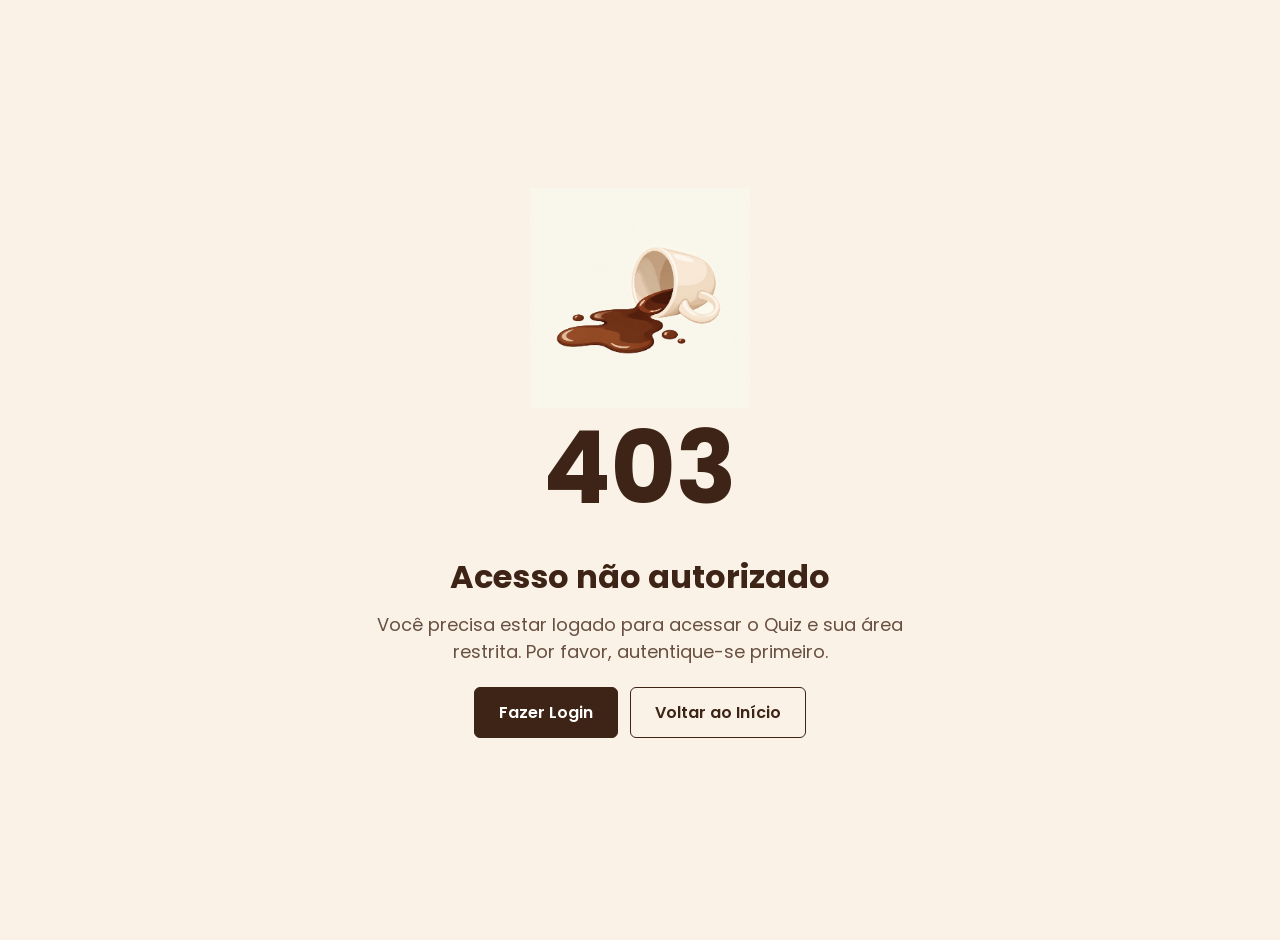
<file: 403/erro403.html>
<!DOCTYPE html>
<html lang="pt-BR">
<head>
    <meta charset="UTF-8">
    <meta name="viewport" content="width=device-width, initial-scale=1.0">
    <title>Erro 403 - Café &amp; Grãos</title>
    <link rel="icon" href="logo.png" type="image/png">
    <link rel="stylesheet" href="erro403.css">
    <script>
        (function () {
            try {
                if (localStorage.getItem("temaCafeGraos") === "escuro") {
                    document.documentElement.classList.add("tema-escuro-init");
                }
            } catch (e) {}
        })();
    </script>
</head>
<body>
    <div class="container-erro">
        <img src="xicara-erro.png" alt="Café derramado" class="imagem-erro">

        <div class="texto-erro">
            <h1 class="codigo-erro">403</h1>
            <h2>Acesso não autorizado</h2>
            <p>Você precisa estar logado para acessar o Quiz e sua área restrita. Por favor, autentique-se primeiro.</p>

            <div class="acoes-erro">
                <a href="../TELA LOGIN/login.html" class="btn-voltar">Fazer Login</a>
                <a href="../HOME/inicial.html" class="btn-voltar btn-secundario">Voltar ao Início</a>
            </div>
        </div>
    </div>
    <script>
        try {
            if (localStorage.getItem("temaCafeGraos") === "escuro") {
                document.body.classList.add("modo-escuro");
            }
        } catch (e) {}
    </script>
</body>
</html>
</file>
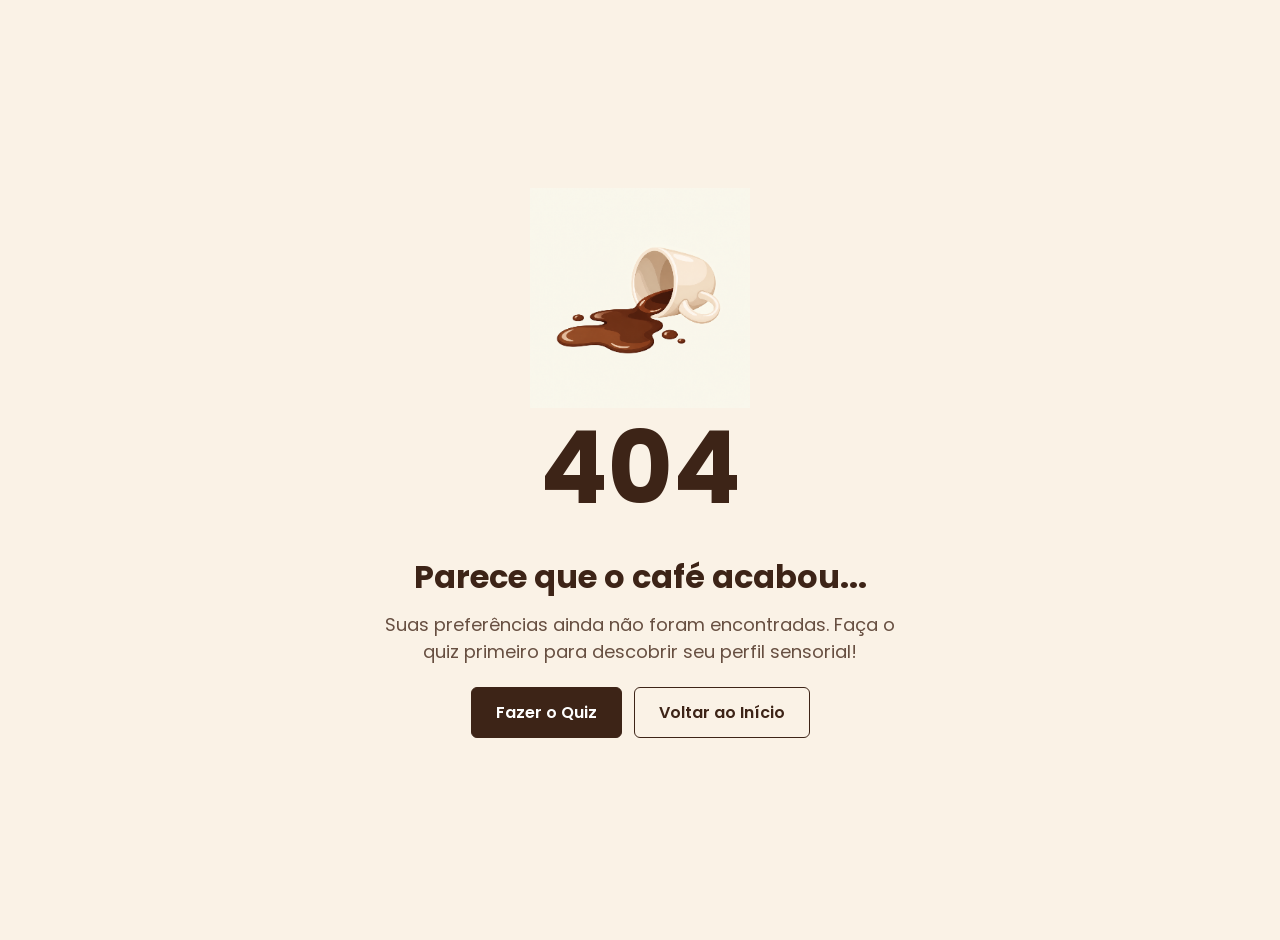
<file: 404/erro404.html>
<!DOCTYPE html>
<html lang="pt-BR">
<head>
    <meta charset="UTF-8">
    <meta name="viewport" content="width=device-width, initial-scale=1.0">
    <title>Erro 404 - Café &amp; Grãos</title>
    <link rel="icon" href="logo.png" type="image/png">
    <link rel="stylesheet" href="erro404.css">
</head>
<body>
    <div class="container-erro">
        <img src="xicara-erro.png" alt="Café derramado" class="imagem-erro">

        <div class="texto-erro">
            <h1 class="codigo-erro">404</h1>
            <h2>Parece que o café acabou...</h2>
            <p>Suas preferências ainda não foram encontradas. Faça o quiz primeiro para descobrir seu perfil sensorial!</p>

            <div class="acoes-erro">
                <a href="../TELA PERFIL/perfil.html" class="btn-voltar">Fazer o Quiz</a>
                <a href="../HOME/inicial.html" class="btn-voltar btn-secundario">Voltar ao Início</a>
            </div>
        </div>
    </div>
    <script>
        try {
            if (localStorage.getItem("temaCafeGraos") === "escuro") {
                document.body.classList.add("modo-escuro");
            }
        } catch (e) {}
    </script>
</body>
</html>
</file>
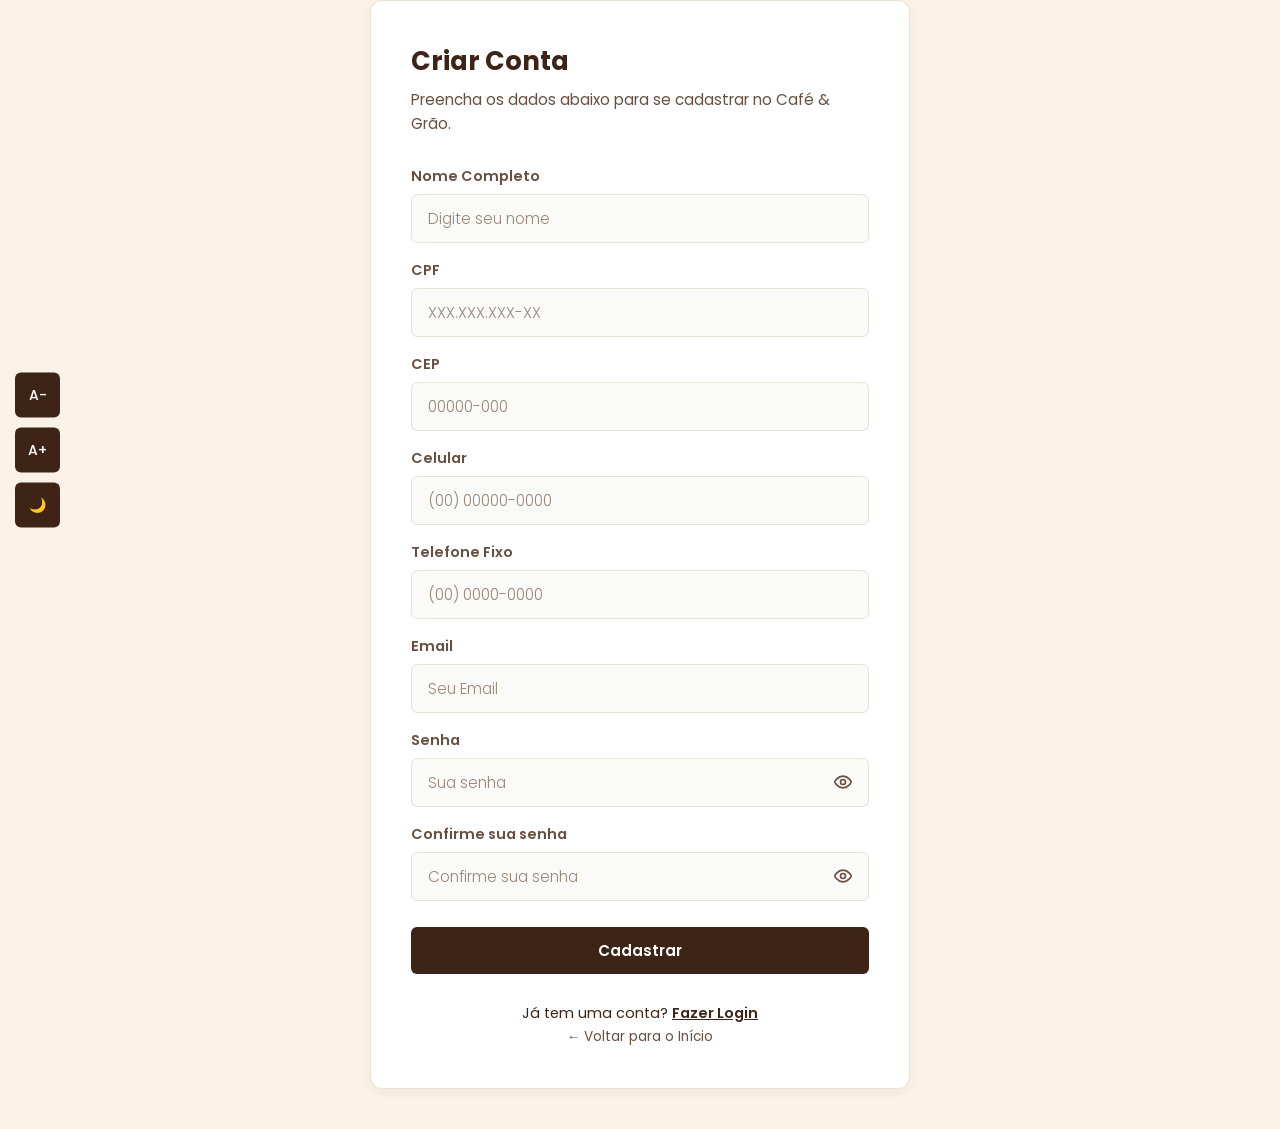
<file: TELA CADASTRO/cadastro.html>
<!DOCTYPE html>
<html lang="pt-br">
<head>
    <meta charset="UTF-8">
    <meta name="viewport" content="width=device-width, initial-scale=1.0">
    <link rel="shortcut icon" href="imagens/logo cafe e grao sem fundo.png" type="image/x-icon">
    <title>Cadastro - Café & Grãos</title>
    <link rel="icon" href="imagenc_cafe/logo.png" type="image/png">
    <link rel="stylesheet" href="cadastro.css">
    <link href="https://fonts.googleapis.com/css2?family=Poppins:wght@300;400;500;600;700&display=swap" rel="stylesheet">
</head>
<body>
   <!-- Botões de acessibilidade para ajustar a fonte e alternar o tema -->
    <div class="barra-acessibilidade" role="group"      aria-label="Ferramentas de acessibilidade">
        <button type="button" id="diminuir-fonte" aria-label="Diminuir tamanho da fonte" title="Diminuir fonte">A-</button>
        <button type="button" id="aumentar-fonte" aria-label="Aumentar tamanho da fonte" title="Aumentar fonte">A+</button>
        <button type="button" id="alternar-tema" aria-label="Ativar tema escuro" title="Alternar tema">🌙</button>
    </div>

    <div class="pagina-container">
        <main class="conteudo-principal">
            <div class="card-container">
                <header class="card-header">
                    <h2>Criar Conta</h2>
                    <p class="card-subtitle">Preencha os dados abaixo para se cadastrar no Café & Grão.</p>
                </header>

                <form class="card-body" id="form-cadastro">
                    <div class="form-group">
                        <label for="nome">Nome Completo</label>
                        <input type="text" id="nome" placeholder="Digite seu nome">
                    </div>

                    <div class="form-group">
                        <label for="CPF">CPF</label>
                        <input type="text" id="CPF" placeholder="XXX.XXX.XXX-XX" maxlength="14">
                    </div>

                    <div class="form-group">
                        <label for="CEP">CEP</label>
                        <input type="text" id="CEP" placeholder="00000-000" maxlength="9">
                    </div>

                    <div class="form-group">
                        <label for="celular">Celular</label>
                        <input type="tel" id="celular" placeholder="(00) 00000-0000" maxlength="15">
                    </div>

                    <div class="form-group">
                        <label for="telefone">Telefone Fixo</label>
                        <input type="tel" id="telefone" placeholder="(00) 0000-0000" maxlength="14">
                    </div>

                    <div class="form-group">
                        <label for="Email">Email</label>
                        <input type="email" id="Email" placeholder="Seu Email">
                    </div>

                    <div class="form-group">
                        <label for="senha">Senha</label>
                        <div class="senha-container">
                            <input type="password" id="senha" placeholder="Sua senha">
                            <button type="button" class="btn-toggle-senha" id="toggle-senha" aria-label="Mostrar senha">
                                <svg xmlns="http://www.w3.org/2000/svg" width="20" height="20" viewBox="0 0 24 24" fill="none" stroke="currentColor" stroke-width="2" stroke-linecap="round" stroke-linejoin="round"><path d="M2 12s3-7 10-7 10 7 10 7-3 7-10 7-10-7-10-7Z"/><circle cx="12" cy="12" r="3"/></svg>
                            </button>
                        </div>
                    </div>

                    <div class="form-group">
                        <label for="confirmacao">Confirme sua senha</label>
                        <div class="senha-container">
                            <input type="password" id="confirmacao" placeholder="Confirme sua senha">
                            <button type="button" class="btn-toggle-senha" id="toggle-confirmacao" aria-label="Mostrar senha">
                                <svg xmlns="http://www.w3.org/2000/svg" width="20" height="20" viewBox="0 0 24 24" fill="none" stroke="currentColor" stroke-width="2" stroke-linecap="round" stroke-linejoin="round"><path d="M2 12s3-7 10-7 10 7 10 7-3 7-10 7-10-7-10-7Z"/><circle cx="12" cy="12" r="3"/></svg>
                            </button>
                        </div>
                    </div>
                    
                    <div class="card-action">
                        <button type="submit" id="btn-cadastrar" class="btn-primary btn-submit">Cadastrar</button>
                    </div>

                    <div style="text-align: center; margin-top: 12px; font-size: 0.9rem;">
                        <span>Já tem uma conta? <a href="../TELA LOGIN/login.html" style="color: var(--cor-marrom-cafe); font-weight: 600;">Fazer Login</a></span>
                        <br>
                        <a href="../HOME/inicial.html" style="color: var(--cor-marrom-medio); font-size: 0.85rem; text-decoration: none;">← Voltar para o Início</a>
                    </div>
                </form>
            </div>
        </main>

    </div>

    <script src="cadastro.js"></script>
</body>
</html>
</file>
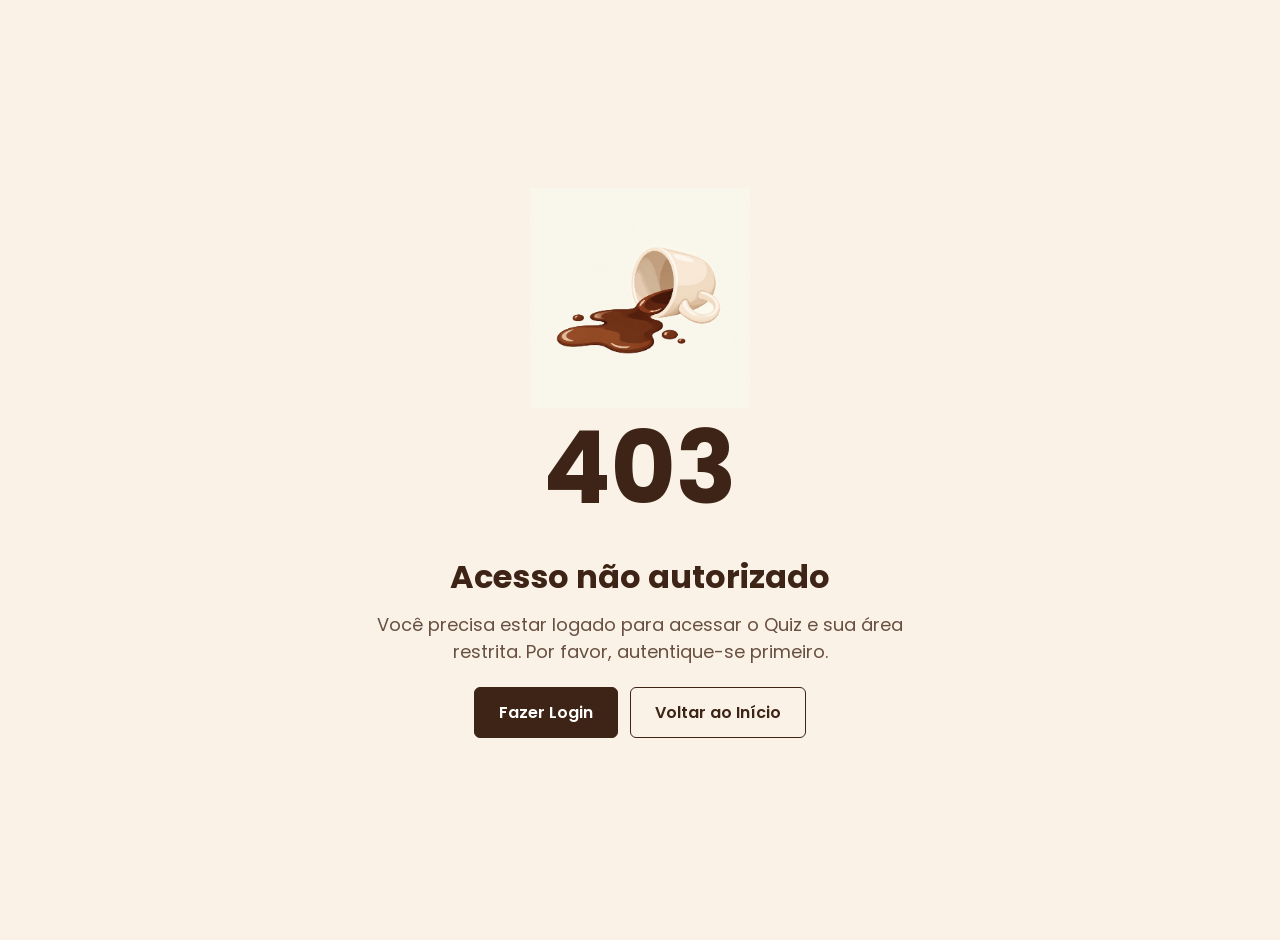
<file: TELA DESTAQUES/destaques.html>
<!DOCTYPE html>
<html lang="pt-br">
    <head>
        <meta charset="UTF-8">
        <meta name="viewport" content="width=device-width, initial-scale=1.0">
        <title>Destaques - Café &amp; Grãos</title>
        <link rel="stylesheet" href="destaques.css">
        <link rel="icon" href="imagens/logo.png" type="image/png">
        <link href="https://fonts.googleapis.com/css2?family=Poppins:wght@300;400;500;600;700&display=swap" rel="stylesheet">
        <script>
            (function () {
                try {
                    const sessao = JSON.parse(localStorage.getItem("cafe_sessao") || "null");
                    if (!sessao || !sessao.logado) {
                        window.location.replace("../403/erro403.html");
                    }
                } catch (e) {
                    window.location.replace("../403/erro403.html");
                }
            })();
        </script>
    </head>
    
    <body>
        <!-- Botões de acessibilidade -->
        <div class="barra-acessibilidade" role="group" aria-label="Ferramentas de acessibilidade">
            <button type="button" id="diminuir-fonte" aria-label="Diminuir tamanho da fonte" title="Diminuir fonte">A-</button>
            <button type="button" id="aumentar-fonte" aria-label="Aumentar tamanho da fonte" title="Aumentar fonte">A+</button>
            <button type="button" id="alternar-tema" aria-label="Ativar tema escuro" title="Alternar tema">🌙</button>
        </div>
        
        <!-- Navbar padronizada de ponta a ponta -->
        <header class="navbar">
            <div class="nav-brand">
                <div class="logo-circle">
                    <img src="imagens/logo cafe e grao icon.png" alt="Café &amp; Grão Logo">
                </div>
                <span class="brand-name">Café &amp; Grãos</span>
            </div>
            <nav class="nav-links" aria-label="Menu principal">
                <a href="../HOME/inicial.html" class="nav-item">Início</a>
                <a href="../TELA PRODUTOS/Produtos.html" class="nav-item">Produtos</a>
                <span class="nav-user" id="nav-user-nome">Cliente</span>
                <button type="button" class="btn-sair" onclick="sairApp()">Sair</button>
            </nav>
        </header>

        <div class="pagina-container">
            <main class="conteudo-principal">
                <div class="page-header">
                    <h1 id="saudacao-usuario">Olá!</h1>
                    <p>Seja bem-vindo ao seu painel.<br> Veja o andamento do seu perfil de <strong>Café</strong> e novidades recomendadas.</p>
                </div>
                
                <div class="grid-caixas">
                    <article class="card">
                        <h2>Descubra seu perfil de café</h2>
                        <p class="card-subtitle" id="status-quiz-texto">Responda o questionário rápido e descubra as <strong>NOTAS</strong>, <strong>ACIDEZ</strong>, e <strong>MÉTODOS DE PREPAROS</strong> ideais para o seu paladar.</p>
                        <div class="card-action">
                            <button type="button" class="btn-primary btn-quiz" id="btn-fazer-quiz" onclick="fazerQuiz()">Fazer o Quiz</button>
                        </div>
                    </article>

                    <article class="card">
                        <h2>Minhas Preferências</h2>
                        <p class="card-subtitle" id="status-pref-texto">Gerencie os dados salvos sobre seus sabores favoritos, frequência de consumo e métodos de preparo preferidos.</p>
                        <div class="card-action">
                            <button type="button" class="btn-primary btn-preferencias" onclick="verPreferencias()">Ver Preferências</button>
                        </div>
                    </article>

                    <article class="card caixa-destaque">
                        <h2>Café em Destaque</h2>
                        <img src="https://images.unsplash.com/photo-1572442388796-11668a67e53d?auto=format&fit=crop&w=800&q=80" alt="Xícara de café especial com espuma cremosa.">
                        <p class="card-subtitle"><strong>Frapuccino:</strong> O nosso clássico gelado.<br>Café batido com gelo, leite e caldas especiais, coberto com uma generosa porção de chantilly e coberturas. A escolha ideal para refrescar os dias quentes.</p>
                    </article>
                </div>    
            </main>

            <!-- FOOTER -->
            <footer class="footer">

                <div class="footer-content">

                    <div class="footer-info">

                        <h3>Café &amp; Grãos</h3>

                        <p>
                            Rua do Grão Perfumado, 456 -
                            Bairro Centro | Rio de Janeiro - RJ
                        </p>

                        <p>
                            Contato: (21) 0000-0000 |
                            contato@cafegrao.com
                        </p>

                    </div>

                    <div class="footer-rights">

                        <p>
                            &copy; 2026 Café &amp; Grãos.
                            Todos os direitos reservados.
                        </p>

                    </div>

                </div>
            </footer>
        </div>    
        <script src="destaques.js"></script>   
    </body>
</html>
</file>
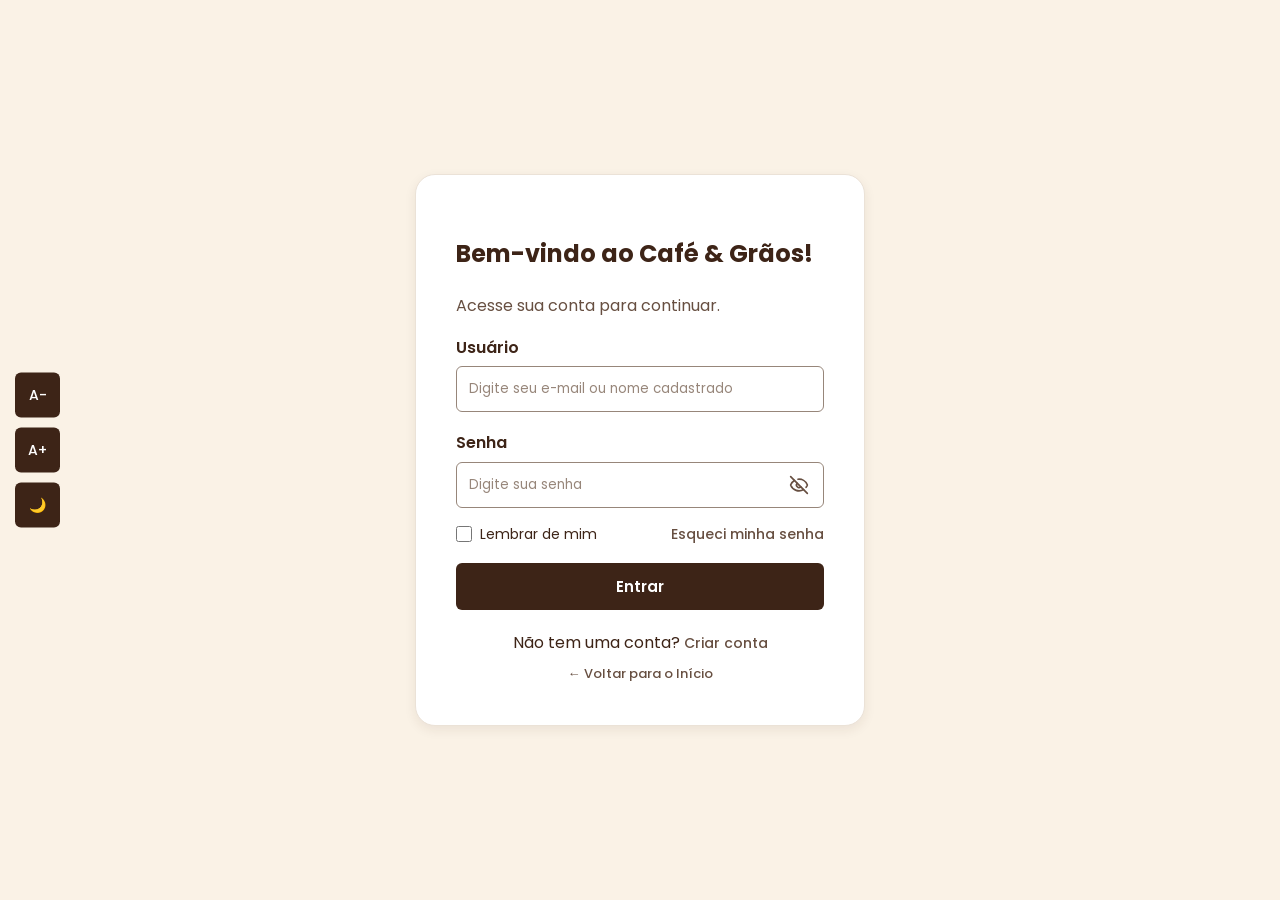
<file: TELA LOGIN/login.html>
<!DOCTYPE html>
<html lang="pt-BR">
<head>
    <!-- Configurações gerais da página e conexão com o CSS -->
    <meta charset="UTF-8">
    <meta name="viewport" content="width=device-width, initial-scale=1.0">
    <title>Login - Café & Grãos</title>
    <link rel="icon" href="logo.png" type="image/png">
    <link rel="stylesheet" href="login.css">
</head>
<body>
    <!-- Botões de acessibilidade para ajustar a fonte e alternar o tema -->
    <div class="barra-acessibilidade" role="group" aria-label="Ferramentas de acessibilidade">
        <button type="button" id="diminuir-fonte" aria-label="Diminuir tamanho da fonte" title="Diminuir fonte">A-</button>
        <button type="button" id="aumentar-fonte" aria-label="Aumentar tamanho da fonte" title="Aumentar fonte">A+</button>
        <button type="button" id="alternar-tema" aria-label="Ativar tema escuro" title="Alternar tema">🌙</button>
    </div>

    <!-- Container principal com o título e o formulário de login -->
    <div class="login-container">
        <h2>Bem-vindo ao Café & Grãos!</h2>
        <p>Acesse sua conta para continuar.</p>

        <!-- Formulário de login com validação personalizada pelo JavaScript -->
        <form id="form-login" action="#" method="POST" novalidate>

            <!-- Campo para digitar o usuário e exibir mensagens de erro -->
            <div class="form-group">
                <label for="login">Usuário</label>
                <input type="text" id="login" name="Login"
                    placeholder="Digite seu e-mail ou nome cadastrado"
                    autocomplete="username"
                    aria-describedby="erro-usuario"
                    required>
                <small id="erro-usuario" class="mensagem-erro" aria-live="polite"></small>
            </div>

            <!-- Campo de senha com botão para mostrar ou ocultar os caracteres -->
            <div class="form-group">
                <label for="senha">Senha</label>

                <div class="campo-senha">
                    <input type="password" id="senha" name="senha"
                        placeholder="Digite sua senha"
                        autocomplete="current-password"
                        aria-describedby="erro-senha"
                        required>

                    <button type="button" id="mostrar-senha"
                        aria-label="Mostrar senha"
                        aria-pressed="false"
                        aria-controls="senha">

                        <!-- Ícone de olho aberto para quando a senha estiver visível -->
                        <svg id="olho-aberto"
                            xmlns="http://www.w3.org/2000/svg"
                            width="20" height="20"
                            viewBox="0 0 24 24"
                            fill="none"
                            stroke="currentColor"
                            stroke-width="2"
                            stroke-linecap="round"
                            stroke-linejoin="round"
                            aria-hidden="true"
                            hidden>
                            <path d="M2 12s3.5-7 10-7 10 7 10 7-3.5 7-10 7S2 12 2 12Z"/>
                            <circle cx="12" cy="12" r="3"/>
                        </svg>

                        <!-- Ícone de olho riscado para quando a senha estiver oculta -->
                        <svg id="olho-fechado"
                            xmlns="http://www.w3.org/2000/svg"
                            width="20" height="20"
                            viewBox="0 0 24 24"
                            fill="none"
                            stroke="currentColor"
                            stroke-width="2"
                            stroke-linecap="round"
                            stroke-linejoin="round"
                            aria-hidden="true">
                            <path d="M10.733 5.076a10.744 10.744 0 0 1 11.205 6.575 1 1 0 0 1 0 .696 10.75 10.75 0 0 1-1.444 2.49"/>
                            <path d="M14.084 14.158a3 3 0 0 1-4.242-4.242"/>
                            <path d="M17.479 17.499a10.75 10.75 0 0 1-15.417-5.151 1 1 0 0 1 0-.696 10.75 10.75 0 0 1 4.446-5.143"/>
                            <path d="m2 2 20 20"/>
                        </svg>
                    </button>
                </div>

                <small id="erro-senha" class="mensagem-erro" aria-live="polite"></small>

                <!-- Opção de lembrar o usuário e link para recuperar a senha -->
                <div class="opcoes-login">
                    <label for="lembrar">
                        <input type="checkbox" id="lembrar" name="lembrar">
                        Lembrar de mim
                    </label>
                    <a href="../TELA REC SENHA/recuperacao.html">Esqueci minha senha</a>
                </div>
            </div>

            <!-- Botão para enviar os dados do formulário -->
            <button type="submit" class="btn-entrar">Entrar</button>
        </form>

        <!-- Link para cadastro de novos usuários -->
        <div class="links_uteis">
            <span>Não tem uma conta?
                <a href="../TELA CADASTRO/cadastro.html">Criar conta</a>
            </span>
            <br>
            <a href="../HOME/inicial.html" style="display:inline-block; margin-top:8px; font-size:13px;">← Voltar para o Início</a>
        </div>
    </div>

    <!-- Notificação de confirmação exibida no canto inferior direito -->
    <div id="notificacao-sucesso"
         class="notificacao-sucesso"
         role="status"
         aria-live="polite"
         aria-atomic="true"></div>

    <!-- Conecta o JavaScript responsável pelas funcionalidades do login -->
    <script src="login.js"></script>
</body>
</html>
</file>
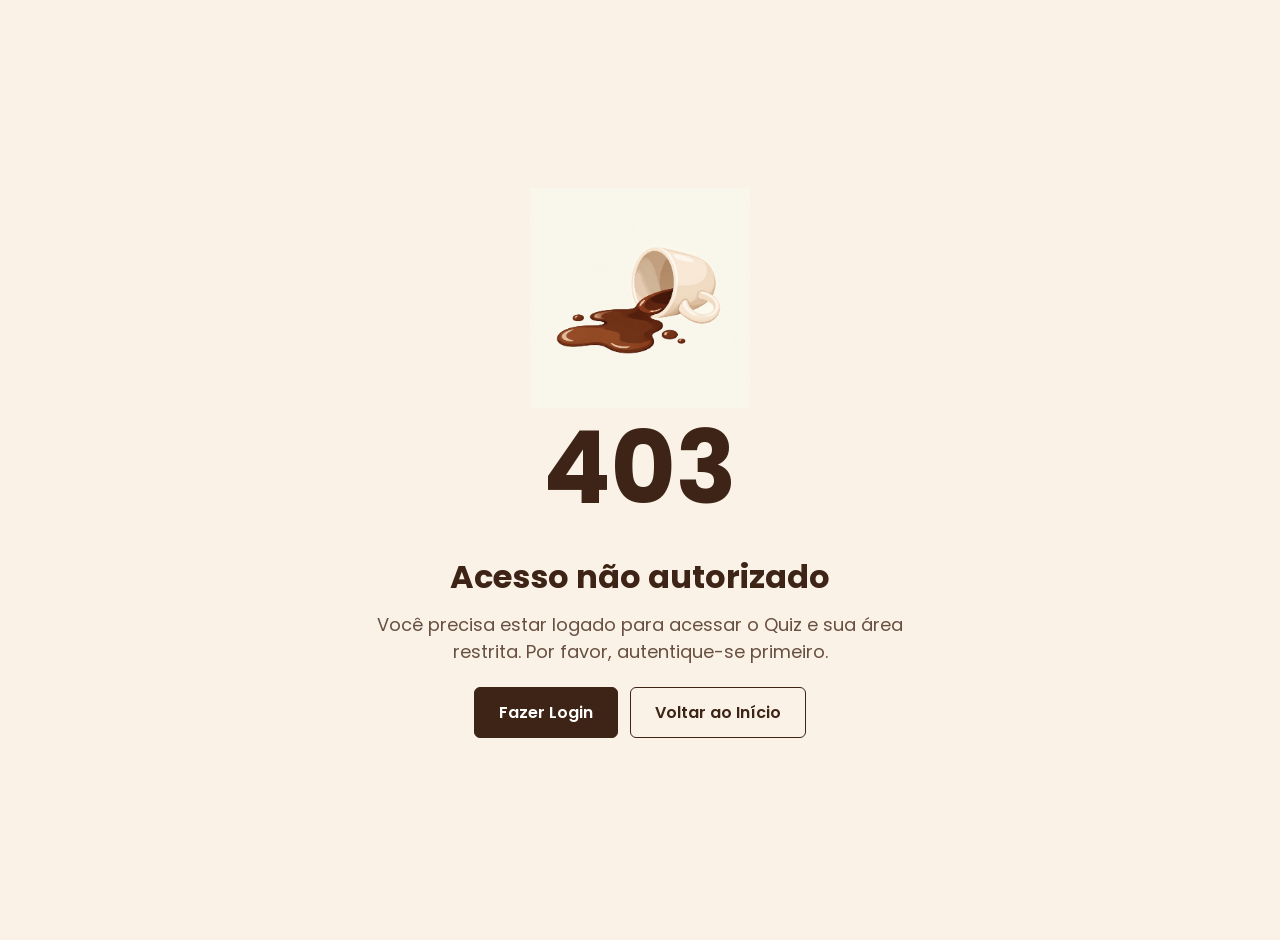
<file: TELA PERFIL/perfil.html>
<!DOCTYPE html>
<html lang="pt-BR">
<head>
    <meta charset="UTF-8">
    <meta name="viewport" content="width=device-width, initial-scale=1.0">
    <title>Quiz - Perfil de Café | Café &amp; Grãos</title>
    <link rel="icon" href="logo.png" type="image/png">
    <link rel="stylesheet" href="perfil.css">
    <script>
        // REGRA 403: Se tentar acessar o Quiz sem estar logado, redireciona para Erro 403
        (function () {
            try {
                const sessao = JSON.parse(localStorage.getItem("cafe_sessao") || "null");
                if (!sessao || !sessao.logado) {
                    window.location.replace("../403/erro403.html");
                }
            } catch (e) {
                window.location.replace("../403/erro403.html");
            }
        })();
    </script>
</head>
<body>
    <!-- Navbar superior com persistência do nome do usuário -->
    <header class="navbar-perfil">
        <div class="nav-brand">
            <div class="logo-circle">
                <img src="logo.png" alt="Café &amp; Grãos">
            </div>
            <span class="brand-name">Café &amp; Grãos</span>
        </div>
        <nav class="nav-links">
            <a href="../HOME/inicial.html" class="nav-item">Início</a>
            <a href="../TELA DESTAQUES/destaques.html" class="nav-item">Painel</a>
            <a href="../TELA PRODUTOS/Produtos.html" class="nav-item">Produtos</a>
            <span class="nav-user" id="nav-user-quiz">Cliente</span>
            <button type="button" class="btn-sair" id="btn-sair-quiz">Sair</button>
        </nav>
    </header>

    <!-- Botões de acessibilidade para fonte e tema -->
    <div class="barra-acessibilidade"
         role="group"
         aria-label="Ferramentas de acessibilidade">

        <button type="button"
                id="diminuir-fonte"
                aria-label="Diminuir tamanho da fonte"
                title="Diminuir fonte">A-</button>

        <button type="button"
                id="aumentar-fonte"
                aria-label="Aumentar tamanho da fonte"
                title="Aumentar fonte">A+</button>

        <button type="button"
                id="alternar-tema"
                aria-label="Ativar tema escuro"
                title="Alternar tema">🌙</button>
    </div>

    <main class="quiz-wrapper">
        <h1><strong>Seu Perfil de Café</strong></h1>
        <p class="subtitulo">
            Responda às questões abaixo para criarmos a sua assinatura sensorial perfeita
        </p>

        <form id="form-perfil">

            <!-- Frequência de consumo -->
            <h4>Com que frequência você toma café?</h4>

            <input type="radio" id="diariamente" name="frequencia" value="diariamente">
            <label for="diariamente">Diariamente</label><br>

            <input type="radio" id="algumas" name="frequencia" value="algumas">
            <label for="algumas">Algumas vezes por semana</label><br>

            <input type="radio" id="raramente" name="frequencia" value="raramente">
            <label for="raramente">Raramente</label><br>

            <input type="radio" id="nunca" name="frequencia" value="nunca">
            <label for="nunca">Nunca</label><br>

            <!-- Barra de intensidade -->
            <h4>
                <label for="intensidade">Intensidade</label>
            </h4>

            <input type="range" id="intensidade" min="1" max="10" value="5">

            <div class="legenda-intensidade">
                <span>Suave</span>
                <span>Intenso</span>
            </div>

            <!-- Método de preparo -->
            <h4>
                <label for="metodo-preparo">
                    Método de preparo favorito
                </label>
            </h4>

            <select name="metodo-preparo" id="metodo-preparo">
                <option value="" selected disabled>
                    Selecione um método
                </option>
                <option value="coado">Coado</option>
                <option value="prensa-francesa">Prensa Francesa</option>
                <option value="espresso">Expresso</option>
                <option value="moka">Cafeteira Italiana (Mocha)</option>
                <option value="aeropress">Aeropress</option>
                <option value="chemex">Chemex</option>
            </select>

            <!-- Sabores preferidos -->
            <h4>Sabores que você aprecia</h4>

            <div class="sabores">
                <label>
                    <input type="checkbox" value="chocolate">
                    Chocolate
                </label>

                <label>
                    <input type="checkbox" value="caramelo">
                    Caramelo
                </label>

                <label>
                    <input type="checkbox" value="castanhas">
                    Castanhas
                </label>

                <label>
                    <input type="checkbox" value="frutas">
                    Frutas
                </label>

                <label>
                    <input type="checkbox" value="floral">
                    Floral
                </label>

                <label>
                    <input type="checkbox" value="citrico">
                    Cítrico
                </label>
            </div>

            <br>

            <!-- Comentários adicionais -->
            <h4>
                <label for="comentario">
                    Comentários adicionais
                </label>
            </h4>

            <textarea
                name="comentario"
                id="comentario"
                rows="6"
                placeholder="Conte-nos um pouco mais sobre como você prefere adoçar, se usa leite, ou qualquer outra preferência especial..."
            ></textarea>

            <br><br>

            <!-- Botões do formulário -->
            <button type="submit">Enviar e Ver Preferências</button>
            <button type="reset">Limpar</button>

        </form>
    </main>

    <!-- Notificação de confirmação -->
    <div id="notificacao-sucesso"
         class="notificacao-sucesso"
         role="status"
         aria-live="polite"
         aria-atomic="true"></div>

    <script src="perfil.js"></script>
</body>
</html>
</file>
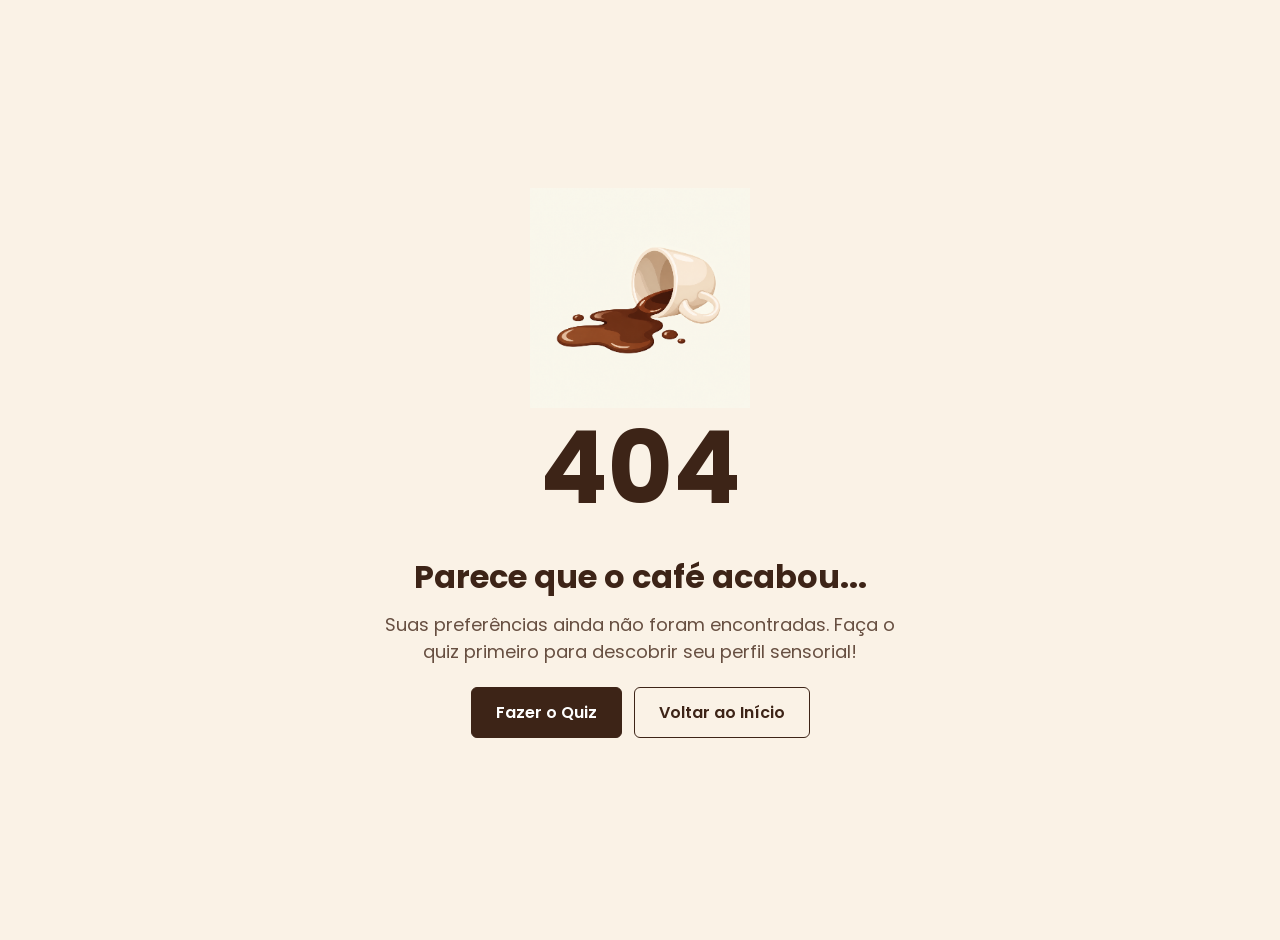
<file: TELA PREFERENCIAS/preferencias.html>
<!DOCTYPE html>
<html lang="pt-br">
<head>
    <meta charset="UTF-8">
    <meta name="viewport" content="width=device-width, initial-scale=1.0">
    <title>Minhas Preferências - Café &amp; Grãos</title>
    <link rel="icon" href="imagens/logo.png" type="image/png">
    <link rel="stylesheet" href="preferencias.css">
    <link href="https://fonts.googleapis.com/css2?family=Poppins:wght@300;400;500;600;700&display=swap" rel="stylesheet">
    <script>
        // REGRA 404: Se tentar acessar Preferências sem ter feito o Quiz, redireciona para Erro 404
        (function () {
            try {
                const sessao = JSON.parse(localStorage.getItem("cafe_sessao") || "null");
                const quizzes = JSON.parse(localStorage.getItem("cafe_quizzes") || "{}");
                const quizAtual = JSON.parse(localStorage.getItem("cafe_quiz_atual") || "null");
                const quizUsuario = (sessao && sessao.email && quizzes[sessao.email])
                    ? quizzes[sessao.email]
                    : (sessao && sessao.logado ? quizAtual : null);

                if (!quizUsuario) {
                    window.location.replace("../404/erro404.html");
                }
            } catch (e) {
                window.location.replace("../404/erro404.html");
            }
        })();
    </script>
</head>
<body>

    <!-- Botões de acessibilidade para ajustar a fonte e alternar o tema -->
    <div class="barra-acessibilidade" role="group" aria-label="Ferramentas de acessibilidade">
        <button type="button" id="diminuir-fonte" aria-label="Diminuir tamanho da fonte" title="Diminuir fonte">A-</button>
        <button type="button" id="aumentar-fonte" aria-label="Aumentar tamanho da fonte" title="Aumentar fonte">A+</button>
        <button type="button" id="alternar-tema" aria-label="Ativar tema escuro" title="Alternar tema">🌙</button>
    </div>

    <!-- NAVBAR fluida de ponta a ponta -->
    <header class="navbar">
        <div class="nav-brand">
            <div class="logo-circle">
                <img src="imagens/logo cafe e grao icon.png" alt="Café &amp; Grão Logo">
            </div>
            <span class="brand-name">Café &amp; Grãos</span>
        </div>
        <nav class="nav-links" aria-label="Menu principal">
            <a href="../HOME/inicial.html" class="nav-item">Início</a>
            <a href="../TELA DESTAQUES/destaques.html" class="nav-item">Painel</a>
            <a href="../TELA PRODUTOS/Produtos.html" class="nav-item">Produtos</a>
            <span class="nav-user" id="nav-user-pref">Cliente</span>
            <button type="button" class="btn-sair" onclick="sairApp()">Sair</button>
        </nav>
    </header>

    <div class="pagina-container">
        <!-- CONTEÚDO PRINCIPAL -->
        <main class="conteudo-principal">
            <section class="page-header">
                <h1>Minhas Preferências de Café</h1>
                <p>Com base nas suas respostas do quiz, estruturamos o seu perfil sensorial perfeito.</p>
            </section>

            <div class="content-grid">

                <!-- CARD 1: RESULTADO DO QUIZ -->
                <div class="card quiz-result-card">
                    <div>
                        <h2>Seu Perfil Sensorial</h2>
                        <p class="card-subtitle">Resultado obtido através do seu último quiz de paladar.</p>

                        <div class="profile-badge">
                            <span class="badge-tag">Perfil Predominante</span>
                            <h3 id="perfil-titulo">☕ Equilibrado &amp; Aromático</h3>
                        </div>

                        <div class="profile-details">
                            <div class="detail-item">
                                <span class="detail-label">Notas Sensoriais:</span>
                                <span class="detail-value" id="perfil-notas">Chocolate ao leite, caramelo e castanhas tostadas.</span>
                            </div>
                            <div class="detail-item">
                                <span class="detail-label">Acidez Ideal:</span>
                                <span class="detail-value" id="perfil-acidez">Baixa a Média (suave e agradável ao paladar).</span>
                            </div>
                            <div class="detail-item">
                                <span class="detail-label">Corpo do Café:</span>
                                <span class="detail-value" id="perfil-corpo">Aveludado e Encorpado.</span>
                            </div>
                            <div class="detail-item">
                                <span class="detail-label">Intensidade Selecionada:</span>
                                <span class="detail-value" id="perfil-intensidade">5 / 10</span>
                            </div>
                            <div class="detail-item">
                                <span class="detail-label">Frequência de Consumo:</span>
                                <span class="detail-value" id="perfil-frequencia">Diariamente</span>
                            </div>
                            <div class="detail-item">
                                <span class="detail-label">Método de Preparo:</span>
                                <span class="detail-value" id="perfil-metodo">Prensa Francesa</span>
                            </div>
                            <div class="detail-item" id="item-comentario" hidden>
                                <span class="detail-label">Observações:</span>
                                <span class="detail-value" id="perfil-comentario"></span>
                            </div>
                        </div>
                    </div>

                    <div class="card-action">
                        <button type="button" class="btn-primary" onclick="refazerQuiz()">Refazer Quiz</button>
                    </div>
                </div>

                <!-- CARD 2: RECOMENDAÇÕES DE CAFÉ -->
                <div class="card recommendations-card">
                    <div>
                        <h2>Recomendações para Você</h2>
                        <p class="card-subtitle" id="subtitulo-recomendacoes">Selecionados a dedo com base no seu perfil sensorial.</p>

                        <div class="recommendations-list" id="lista-recomendacoes">
                            <!-- Preenchido dinamicamente pelo preferencias.js -->
                        </div>
                    </div>

                    <div class="card-actions-group">
                        <button type="button" class="btn-primary" id="btn-salvar-preferencias" onclick="salvarPreferencias()">Confirmar Preferências</button>
                        <button type="button" class="btn-secondary" onclick="verProdutos()">Ver Produtos</button>
                    </div>
                </div>

            </div>
        </main>

        <!-- FOOTER -->
        <footer class="footer">

            <div class="footer-content">

                <div class="footer-info">

                    <h3>Café &amp; Grãos</h3>

                    <p>
                        Rua do Grão Perfumado, 456 -
                        Bairro Centro | Rio de Janeiro - RJ
                    </p>

                    <p>
                        Contato: (21) 0000-0000 |
                        contato@cafegrao.com
                    </p>

                </div>

                <div class="footer-rights">

                    <p>
                        &copy; 2026 Café &amp; Grãos.
                        Todos os direitos reservados.
                    </p>

                </div>

            </div>
        </footer>
    </div>

    <script src="preferencias.js"></script>
</body>
</html>
</file>
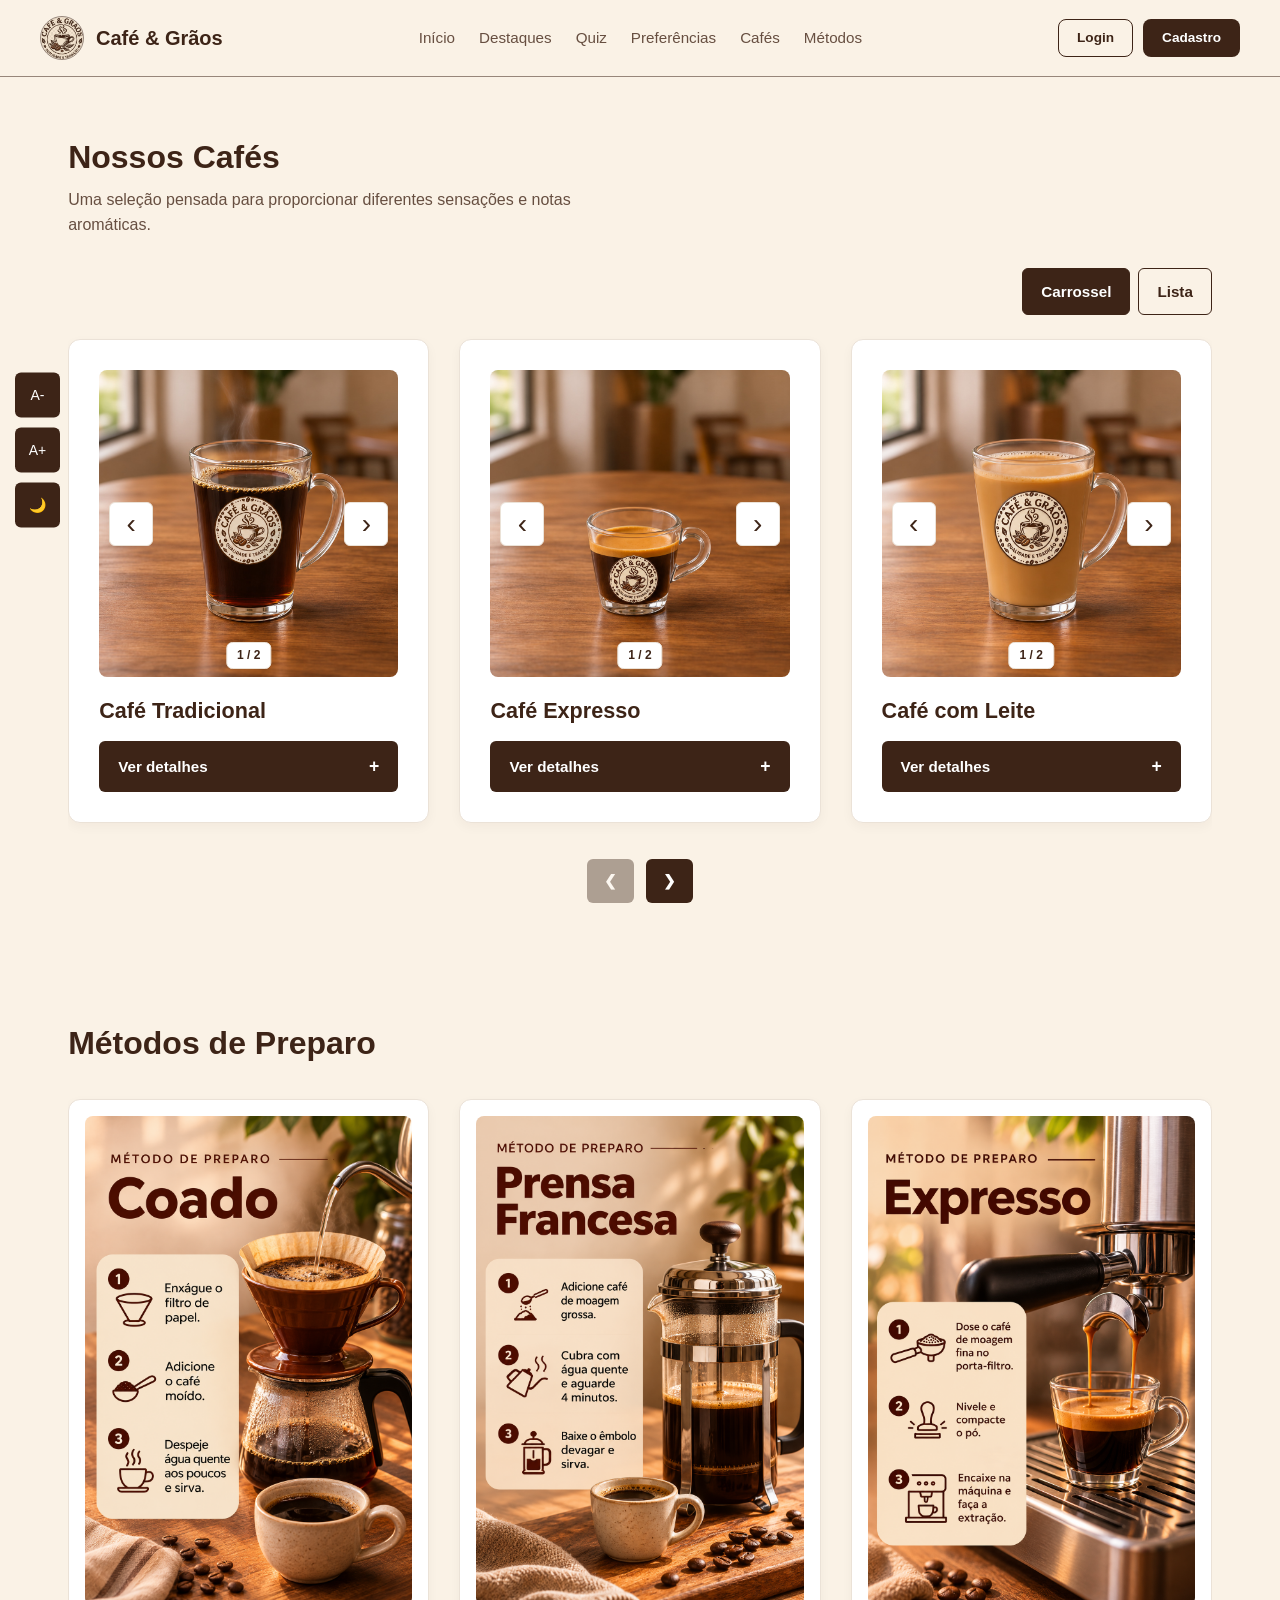
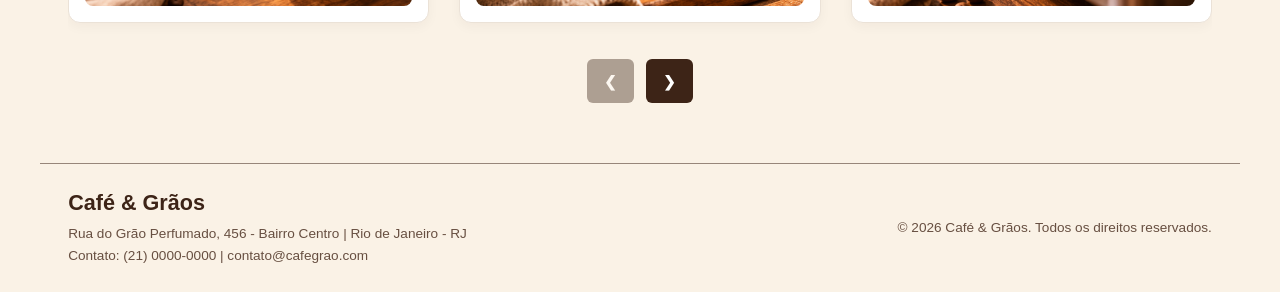
<file: TELA PRODUTOS/Produtos.html>
<!DOCTYPE html>
<html lang="pt-BR">
<head>
    <meta charset="UTF-8">
    <meta name="viewport" content="width=device-width, initial-scale=1.0">
    <title>Café &amp; Grãos</title>
    <link rel="icon" href="logo.png" type="image/png">
    <link rel="stylesheet" href="style.css">
    <script src="mov.js" defer></script>
</head>

<body>
    <div class="pagina-container">
        <!-- CABEÇALHO -->
        <header class="navbar">
            <div class="nav-brand logo-container">
                <div class="logo-circle">
                    <img class="logo-imagem"
                         src="img/logo.png"
                         alt="Logo Café & Grãos">
                </div>
                <span class="brand-name logo-text">Café &amp; Grãos</span>
            </div>

            <nav class="nav-links" aria-label="Navegação principal">
                <a href="../HOME/inicial.html" class="nav-item">Início</a>
                <a href="../TELA DESTAQUES/destaques.html" class="nav-item">Destaques</a>
                <a href="../TELA PERFIL/perfil.html" class="nav-item">Quiz</a>
                <a href="../TELA PREFERENCIAS/preferencias.html" class="nav-item">Preferências</a>
                <a href="#cafes" class="nav-item">Cafés</a>
                <a href="#metodos" class="nav-item">Métodos</a>
            </nav>

            <div class="auth-container botoes-topo" id="botoes-topo-produtos">
                <a href="../TELA LOGIN/login.html" class="btn-secondary btn-auth">Login</a>
                <a href="../TELA CADASTRO/cadastro.html" class="btn-primary btn-auth">Cadastro</a>
            </div>

            <!-- Botões de acessibilidade para ajustar a fonte e alternar o tema -->
            <div class="barra-acessibilidade" role="group" aria-label="Ferramentas de acessibilidade">
                <button type="button" id="diminuir-fonte" aria-label="Diminuir tamanho da fonte" title="Diminuir fonte">A-</button>
                <button type="button" id="aumentar-fonte" aria-label="Aumentar tamanho da fonte" title="Aumentar fonte">A+</button>
                <button type="button" id="alternar-tema" aria-label="Alternar tema" title="Alternar tema">🌙</button>
            </div>
        </header>

        <main id="inicio">
            <!-- NOSSOS CAFÉS -->
            <section class="cafes" id="cafes">
                <div class="container">
                    <h2>Nossos Cafés</h2>

                    <p class="subtitulo">
                        Uma seleção pensada para proporcionar diferentes
                        sensações e notas aromáticas.
                    </p>

                    <div class="modo-visualizacao">
                        <button type="button" id="modo-carrossel" aria-pressed="true">
                            Carrossel
                        </button>

                        <button type="button" id="modo-lista" aria-pressed="false">
                            Lista
                        </button>
                    </div>

                    <div class="grade-cafes">
                        <!-- CAFÉ TRADICIONAL -->
                        <div class="card-cafe">
                            <div class="foto-cafe galeria-cafe" role="group" aria-label="Fotos de Café Tradicional">
                                <img class="imagemc foto-produto" src="img/cafe_tradicional.jpg" alt="Café Tradicional servido" decoding="async">
                            <img src="img/cafe_tradicional_barista.png" alt="Barista apresentando Café Tradicional" class="imagemc foto-barista" hidden="" decoding="async"><button type="button" class="seta-foto seta-foto-anterior" aria-label="Foto anterior de Café Tradicional" hidden="">‹</button><button type="button" class="seta-foto seta-foto-proxima" aria-label="Próxima foto de Café Tradicional" hidden="">›</button><span class="contador-fotos" role="status" aria-live="polite" aria-atomic="true" hidden="">1 / 2</span>
</div>

                            <h3>Café Tradicional</h3>

                            <details class="detalhes-cafe"><summary class="botao-card">Ver detalhes</summary><p class="descricao-cafe">
                                Um café clássico e acolhedor, com aroma
                                marcante, corpo aveludado e notas que
                                lembram caramelo e chocolate ao leite.
                                O preparo coado valoriza seus sabores
                                e proporciona uma bebida equilibrada.
                                Uma boa escolha para acompanhar pães,
                                bolos e uma pausa no dia.
                            </p>
                            <button type="button" class="botao-card btn-selecionar-cafe" style="margin-top: 12px;">Selecionar Café</button>
                            </details>
</div>

                        <!-- CAFÉ EXPRESSO -->
                        <div class="card-cafe">
                            <div class="foto-cafe galeria-cafe" role="group" aria-label="Fotos de Café Expresso">
                                <img class="imagemc foto-produto" src="img/cafe_expresso.jpg" alt="Café Expresso servido" decoding="async">
                            <img src="img/cafe_expresso_barista.png" alt="Barista apresentando Café Expresso" class="imagemc foto-barista" hidden="" decoding="async"><button type="button" class="seta-foto seta-foto-anterior" aria-label="Foto anterior de Café Expresso" hidden="">‹</button><button type="button" class="seta-foto seta-foto-proxima" aria-label="Próxima foto de Café Expresso" hidden="">›</button><span class="contador-fotos" role="status" aria-live="polite" aria-atomic="true" hidden="">1 / 2</span>
</div>

                            <h3>Café Expresso</h3>

                            <details class="detalhes-cafe"><summary class="botao-card">Ver detalhes</summary><p class="descricao-cafe">
                                Preparado sob pressão, o café expresso
                                apresenta sabor concentrado, aroma intenso
                                e uma delicada camada de crema.
                                Nesta seleção, traz acidez cítrica
                                equilibrada e finalização achocolatada.
                                Ideal para quem prefere uma bebida curta
                                e marcante, apreciada logo após o preparo.
                            </p>
                            <button type="button" class="botao-card btn-selecionar-cafe" style="margin-top: 12px;">Selecionar Café</button>
                            </details>
</div>

                        <!-- CAFÉ COM LEITE -->
                        <div class="card-cafe">
                            <div class="foto-cafe galeria-cafe" role="group" aria-label="Fotos de Café com Leite">
                                <img class="imagemc foto-produto" src="img/cafe_com_leite.jpg" alt="Café com Leite servido" decoding="async">
                            <img src="img/cafe_com_leite_barista.png" alt="Barista apresentando Café com Leite" class="imagemc foto-barista" hidden="" decoding="async"><button type="button" class="seta-foto seta-foto-anterior" aria-label="Foto anterior de Café com Leite" hidden="">‹</button><button type="button" class="seta-foto seta-foto-proxima" aria-label="Próxima foto de Café com Leite" hidden="">›</button><span class="contador-fotos" role="status" aria-live="polite" aria-atomic="true" hidden="">1 / 2</span>
</div>

                            <h3>Café com Leite</h3>

                            <details class="detalhes-cafe"><summary class="botao-card">Ver detalhes</summary><p class="descricao-cafe">
                                A intensidade do café encontra a suavidade
                                do leite aquecido, formando uma bebida
                                cremosa e confortável. As notas de castanha
                                e especiarias do café se combinam com
                                a doçura natural do leite.
                                Uma opção para o café da manhã
                                ou para acompanhar um lanche da tarde.
                            </p>
                            <button type="button" class="botao-card btn-selecionar-cafe" style="margin-top: 12px;">Selecionar Café</button>
                            </details>
</div>

                        <!-- CAPPUCCINO -->
                        <div class="card-cafe">
                            <div class="foto-cafe galeria-cafe" role="group" aria-label="Fotos de Cappuccino">
                                <img class="imagemc foto-produto" src="img/cappuccino.jpg" alt="Cappuccino servido" decoding="async">
                            <img src="img/cappuccino_barista.png" alt="Barista apresentando Cappuccino" class="imagemc foto-barista" hidden="" decoding="async"><button type="button" class="seta-foto seta-foto-anterior" aria-label="Foto anterior de Cappuccino" hidden="">‹</button><button type="button" class="seta-foto seta-foto-proxima" aria-label="Próxima foto de Cappuccino" hidden="">›</button><span class="contador-fotos" role="status" aria-live="polite" aria-atomic="true" hidden="">1 / 2</span>
</div>

                            <h3>Cappuccino</h3>

                            <details class="detalhes-cafe"><summary class="botao-card">Ver detalhes</summary><p class="descricao-cafe">
                                Uma combinação de café expresso,
                                leite vaporizado e uma camada generosa
                                de espuma. O resultado é uma bebida
                                cremosa, aromática e equilibrada,
                                que preserva a presença do café.
                                Pode ser finalizada com canela ou cacau,
                                conforme sua preferência e disponibilidade.
                            </p>
                            <button type="button" class="botao-card btn-selecionar-cafe" style="margin-top: 12px;">Selecionar Café</button>
                            </details>
</div>

                        <!-- CAFÉ MOCHA -->
                        <div class="card-cafe">
                            <div class="foto-cafe galeria-cafe" role="group" aria-label="Fotos de Café Mocha">
                                <img class="imagemc foto-produto" src="img/cafe_mocha.jpg" alt="Café Mocha servido" decoding="async">
                            <img src="img/cafe_mocha_barista.png" alt="Barista apresentando Café Mocha" class="imagemc foto-barista" hidden="" decoding="async"><button type="button" class="seta-foto seta-foto-anterior" aria-label="Foto anterior de Café Mocha" hidden="">‹</button><button type="button" class="seta-foto seta-foto-proxima" aria-label="Próxima foto de Café Mocha" hidden="">›</button><span class="contador-fotos" role="status" aria-live="polite" aria-atomic="true" hidden="">1 / 2</span>
</div>

                            <h3>Café Mocha</h3>

                            <details class="detalhes-cafe"><summary class="botao-card">Ver detalhes</summary><p class="descricao-cafe">
                                Café expresso, chocolate e leite cremoso
                                se encontram em uma bebida envolvente
                                e mais doce. O chocolate complementa
                                o sabor do café, enquanto o leite deixa
                                a textura suave.
                                Uma escolha para quem gosta de combinar
                                a pausa para o café com um toque
                                de sobremesa.
                            </p>
                            <button type="button" class="botao-card btn-selecionar-cafe" style="margin-top: 12px;">Selecionar Café</button>
                            </details>
</div>

                        <!-- CAFÉ LATTE -->
                        <div class="card-cafe">
                            <div class="foto-cafe galeria-cafe" role="group" aria-label="Fotos de Café Latte">
                                <img class="imagemc foto-produto" src="img/cafe_latte.jpg" alt="Café Latte servido" decoding="async">
                            <img src="img/cafe_latte_barista.png" alt="Barista apresentando Café Latte" class="imagemc foto-barista" hidden="" decoding="async"><button type="button" class="seta-foto seta-foto-anterior" aria-label="Foto anterior de Café Latte" hidden="">‹</button><button type="button" class="seta-foto seta-foto-proxima" aria-label="Próxima foto de Café Latte" hidden="">›</button><span class="contador-fotos" role="status" aria-live="polite" aria-atomic="true" hidden="">1 / 2</span>
</div>

                            <h3>Café Latte</h3>

                            <details class="detalhes-cafe"><summary class="botao-card">Ver detalhes</summary><p class="descricao-cafe">
                                Preparado com café expresso e uma porção
                                generosa de leite vaporizado, o latte
                                tem sabor suave e textura cremosa.
                                Uma fina camada de espuma completa
                                a bebida, deixando o café presente
                                de forma delicada.
                                Ideal para quem prefere apreciar
                                uma bebida maior e menos intensa.
                            </p>
                            <button type="button" class="botao-card btn-selecionar-cafe" style="margin-top: 12px;">Selecionar Café</button>
                            </details>
</div>

                        <!-- CAFÉ MACCHIATO -->
                        <div class="card-cafe">
                            <div class="foto-cafe galeria-cafe" role="group" aria-label="Fotos de Café Macchiato">
                                <img class="imagemc foto-produto" src="img/cafe_macchiato.jpg" alt="Café Macchiato servido" decoding="async">
                            <img src="img/cafe_macchiato_barista.png" alt="Barista apresentando Café Macchiato" class="imagemc foto-barista" hidden="" decoding="async"><button type="button" class="seta-foto seta-foto-anterior" aria-label="Foto anterior de Café Macchiato" hidden="">‹</button><button type="button" class="seta-foto seta-foto-proxima" aria-label="Próxima foto de Café Macchiato" hidden="">›</button><span class="contador-fotos" role="status" aria-live="polite" aria-atomic="true" hidden="">1 / 2</span>
</div>

                            <h3>Café Macchiato</h3>

                            <details class="detalhes-cafe"><summary class="botao-card">Ver detalhes</summary><p class="descricao-cafe">
                                Um café expresso marcado por uma pequena
                                porção de espuma de leite.
                                Essa adição suaviza o primeiro contato
                                com a bebida sem esconder o aroma
                                e a intensidade do café.
                                Servido em uma porção pequena,
                                é uma opção para quem gosta de expresso
                                com um toque de cremosidade.
                            </p>
                            <button type="button" class="botao-card btn-selecionar-cafe" style="margin-top: 12px;">Selecionar Café</button>
                            </details>
</div>

                        <!-- CAFÉ AMERICANO -->
                        <div class="card-cafe">
                            <div class="foto-cafe galeria-cafe" role="group" aria-label="Fotos de Café Americano">
                                <img class="imagemc foto-produto" src="img/cafe_americano.jpg" alt="Café Americano servido" decoding="async">
                            <img src="img/cafe_americano_barista.png" alt="Barista apresentando Café Americano" class="imagemc foto-barista" hidden="" decoding="async"><button type="button" class="seta-foto seta-foto-anterior" aria-label="Foto anterior de Café Americano" hidden="">‹</button><button type="button" class="seta-foto seta-foto-proxima" aria-label="Próxima foto de Café Americano" hidden="">›</button><span class="contador-fotos" role="status" aria-live="polite" aria-atomic="true" hidden="">1 / 2</span>
</div>

                            <h3>Café Americano</h3>

                            <details class="detalhes-cafe"><summary class="botao-card">Ver detalhes</summary><p class="descricao-cafe">
                                Feito com café expresso e água quente,
                                o americano oferece uma bebida mais longa
                                e menos concentrada.
                                Mantém o aroma do expresso,
                                com uma textura leve e sabor agradável
                                para apreciar aos poucos.
                                Uma boa escolha para quem prefere
                                café preto em uma porção maior.
                            </p>
                            <button type="button" class="botao-card btn-selecionar-cafe" style="margin-top: 12px;">Selecionar Café</button>
                            </details>
</div>

                        <!-- AFFOGATO -->
                        <div class="card-cafe">
                            <div class="foto-cafe galeria-cafe" role="group" aria-label="Fotos de Affogato">
                                <img class="imagemc foto-produto" src="img/cafe_affogato.jpg" alt="Affogato servido" decoding="async">
                            <img src="img/cafe_affogato_barista.png" alt="Barista apresentando Affogato" class="imagemc foto-barista" hidden="" decoding="async"><button type="button" class="seta-foto seta-foto-anterior" aria-label="Foto anterior de Affogato" hidden="">‹</button><button type="button" class="seta-foto seta-foto-proxima" aria-label="Próxima foto de Affogato" hidden="">›</button><span class="contador-fotos" role="status" aria-live="polite" aria-atomic="true" hidden="">1 / 2</span>
</div>

                            <h3>Affogato</h3>

                            <details class="detalhes-cafe"><summary class="botao-card">Ver detalhes</summary><p class="descricao-cafe">
                                Uma sobremesa italiana que combina
                                sorvete de baunilha com uma dose
                                de café expresso quente, adicionada
                                na hora de servir.
                                O contraste entre quente e gelado
                                cria uma mistura cremosa, com a doçura
                                do sorvete equilibrando a intensidade
                                do café. Aproveite logo após o preparo.
                            </p>
                            <button type="button" class="botao-card btn-selecionar-cafe" style="margin-top: 12px;">Selecionar Café</button>
                            </details>
</div>

                        <!-- COLD BREW -->
                        <div class="card-cafe">
                            <div class="foto-cafe galeria-cafe" role="group" aria-label="Fotos de Cold Brew">
                                <img class="imagemc foto-produto" src="img/cafe_coldbrew.jpg" alt="Cold Brew servido" decoding="async">
                            <img src="img/cafe_coldbrew_barista.png" alt="Barista apresentando Cold Brew" class="imagemc foto-barista" hidden="" decoding="async"><button type="button" class="seta-foto seta-foto-anterior" aria-label="Foto anterior de Cold Brew" hidden="">‹</button><button type="button" class="seta-foto seta-foto-proxima" aria-label="Próxima foto de Cold Brew" hidden="">›</button><span class="contador-fotos" role="status" aria-live="polite" aria-atomic="true" hidden="">1 / 2</span>
</div>

                            <h3>Cold Brew</h3>

                            <details class="detalhes-cafe"><summary class="botao-card">Ver detalhes</summary><p class="descricao-cafe">
                                Preparado por uma extração lenta
                                em água fria, o cold brew é servido
                                gelado e apresenta uma experiência
                                diferente do café quente tradicional.
                                Seu sabor costuma ser suave,
                                com amargor e acidez percebidos
                                menos intensamente.
                                Uma opção refrescante para os dias quentes.
                            </p>
                            <button type="button" class="botao-card btn-selecionar-cafe" style="margin-top: 12px;">Selecionar Café</button>
                            </details>
</div>

                        <!-- CAFÉ CORTADO -->
                        <div class="card-cafe">
                            <div class="foto-cafe galeria-cafe" role="group" aria-label="Fotos de Café Cortado">
                                <img class="imagemc foto-produto" src="img/cafe_cortado.jpg" alt="Café Cortado servido" decoding="async">
                            <img src="img/cafe_cortado_barista.png" alt="Barista apresentando Café Cortado" class="imagemc foto-barista" hidden="" decoding="async"><button type="button" class="seta-foto seta-foto-anterior" aria-label="Foto anterior de Café Cortado" hidden="">‹</button><button type="button" class="seta-foto seta-foto-proxima" aria-label="Próxima foto de Café Cortado" hidden="">›</button><span class="contador-fotos" role="status" aria-live="polite" aria-atomic="true" hidden="">1 / 2</span>
</div>

                            <h3>Café Cortado</h3>

                            <details class="detalhes-cafe"><summary class="botao-card">Ver detalhes</summary><p class="descricao-cafe">
                                Café expresso combinado com uma pequena
                                porção de leite quente, em uma proporção
                                que mantém o café em destaque.
                                O leite suaviza a intensidade
                                e acrescenta cremosidade, sem transformar
                                a bebida em um café longo.
                                Ideal para quem busca equilíbrio
                                em uma porção pequena.
                            </p>
                            <button type="button" class="botao-card btn-selecionar-cafe" style="margin-top: 12px;">Selecionar Café</button>
                            </details>
</div>

                        <!-- CAFÉ COM CHANTILLY -->
                        <div class="card-cafe">
                            <div class="foto-cafe galeria-cafe" role="group" aria-label="Fotos de Café com Chantilly">
                                <img class="imagemc foto-produto" src="img/cafe_chantilly.jpg" alt="Café com Chantilly servido" decoding="async">
                            <img src="img/cafe_chantilly_barista.png" alt="Barista apresentando Café com Chantilly" class="imagemc foto-barista" hidden="" decoding="async"><button type="button" class="seta-foto seta-foto-anterior" aria-label="Foto anterior de Café com Chantilly" hidden="">‹</button><button type="button" class="seta-foto seta-foto-proxima" aria-label="Próxima foto de Café com Chantilly" hidden="">›</button><span class="contador-fotos" role="status" aria-live="polite" aria-atomic="true" hidden="">1 / 2</span>
</div>

                            <h3>Café com Chantilly</h3>

                            <details class="detalhes-cafe"><summary class="botao-card">Ver detalhes</summary><p class="descricao-cafe">
                                Uma base de café expresso recebe
                                uma cobertura generosa de chantilly,
                                criando um contraste entre o café
                                intenso e a doçura do creme.
                                Conforme o chantilly se mistura
                                à bebida, a textura fica mais cremosa.
                                Uma escolha para quem gosta de um café
                                com toque de sobremesa.
                            </p>
                            <button type="button" class="botao-card btn-selecionar-cafe" style="margin-top: 12px;">Selecionar Café</button>
                            </details>
</div>
                    </div>

                    <div class="controles">
                        <button type="button" id="anterior" aria-label="Café anterior">
                            ❮
                        </button>

                        <button type="button" id="proximo" aria-label="Próximo café">
                            ❯
                        </button>
                    </div>
                </div>
            </section>

            <!-- MÉTODOS DE PREPARO -->
            <section class="metodos" id="metodos">
                <div class="container">
                    <h2>Métodos de Preparo</h2>

                    <div class="grade-metodos" id="carrossel-metodos" tabindex="0" role="region" aria-label="Carrossel de métodos de preparo">
<article class="metodo"><img src="img/metodo-coado.png" alt="Coado: Enxágue o filtro de papel, adicione o café moído e despeje água quente aos poucos." width="1024" height="1536" decoding="async" loading="lazy"><h3 class="visualmente-oculto">Coado</h3></article><article class="metodo"><img src="img/metodo-prensa-francesa.png" alt="Prensa Francesa: Adicione café de moagem grossa, cubra com água quente, aguarde quatro minutos e pressione o êmbolo devagar." width="1024" height="1536" decoding="async" loading="lazy"><h3 class="visualmente-oculto">Prensa Francesa</h3></article><article class="metodo"><img src="img/metodo-expresso.png" alt="Expresso: Dose o café de moagem fina no porta-filtro, nivele e compacte. Encaixe na máquina e faça a extração." width="1024" height="1536" decoding="async" loading="lazy"><h3 class="visualmente-oculto">Expresso</h3></article><article class="metodo"><img src="img/metodo-italiana.png" alt="Cafeteira Italiana (Moka): Coloque água abaixo da válvula, encha o funil com café sem compactar, monte e aqueça em fogo baixo." width="1024" height="1536" decoding="async" loading="lazy"><h3 class="visualmente-oculto">Cafeteira Italiana (Moka)</h3></article><article class="metodo"><img src="img/metodo-aeropress.png" alt="AeroPress: Encaixe o filtro e adicione o café, despeje água quente e mexa. Pressione o êmbolo devagar." width="1024" height="1536" decoding="async" loading="lazy"><h3 class="visualmente-oculto">AeroPress</h3></article><article class="metodo"><img src="img/metodo-chemex.png" alt="Chemex: Enxágue o filtro com água quente, adicione o café e despeje água aos poucos, deixando filtrar." width="1024" height="1536" decoding="async" loading="lazy"><h3 class="visualmente-oculto">Chemex</h3></article>
</div>
<div class="controles controles-metodos" hidden="">
<button type="button" id="metodo-anterior" aria-label="Método de preparo anterior" aria-controls="carrossel-metodos">❮</button><button type="button" id="metodo-proximo" aria-label="Próximo método de preparo" aria-controls="carrossel-metodos">❯</button>
</div>
</div>
            </section>
        </main>

        <!-- RODAPÉ -->
         <footer class="footer">

        <div class="footer-content">

            <div class="footer-info">

                <h3>Café & Grãos</h3>

                <p>
                    Rua do Grão Perfumado, 456 -
                    Bairro Centro | Rio de Janeiro - RJ
                </p>

                <p>
                    Contato: (21) 0000-0000 |
                    contato@cafegrao.com
                </p>

            </div>

            <div class="footer-rights">

                <p>
                    &copy; 2026 Café & Grãos.
                    Todos os direitos reservados.
                </p>


            </div>

        </div>
    </footer>
    </div>
</body>
</html>
</file>
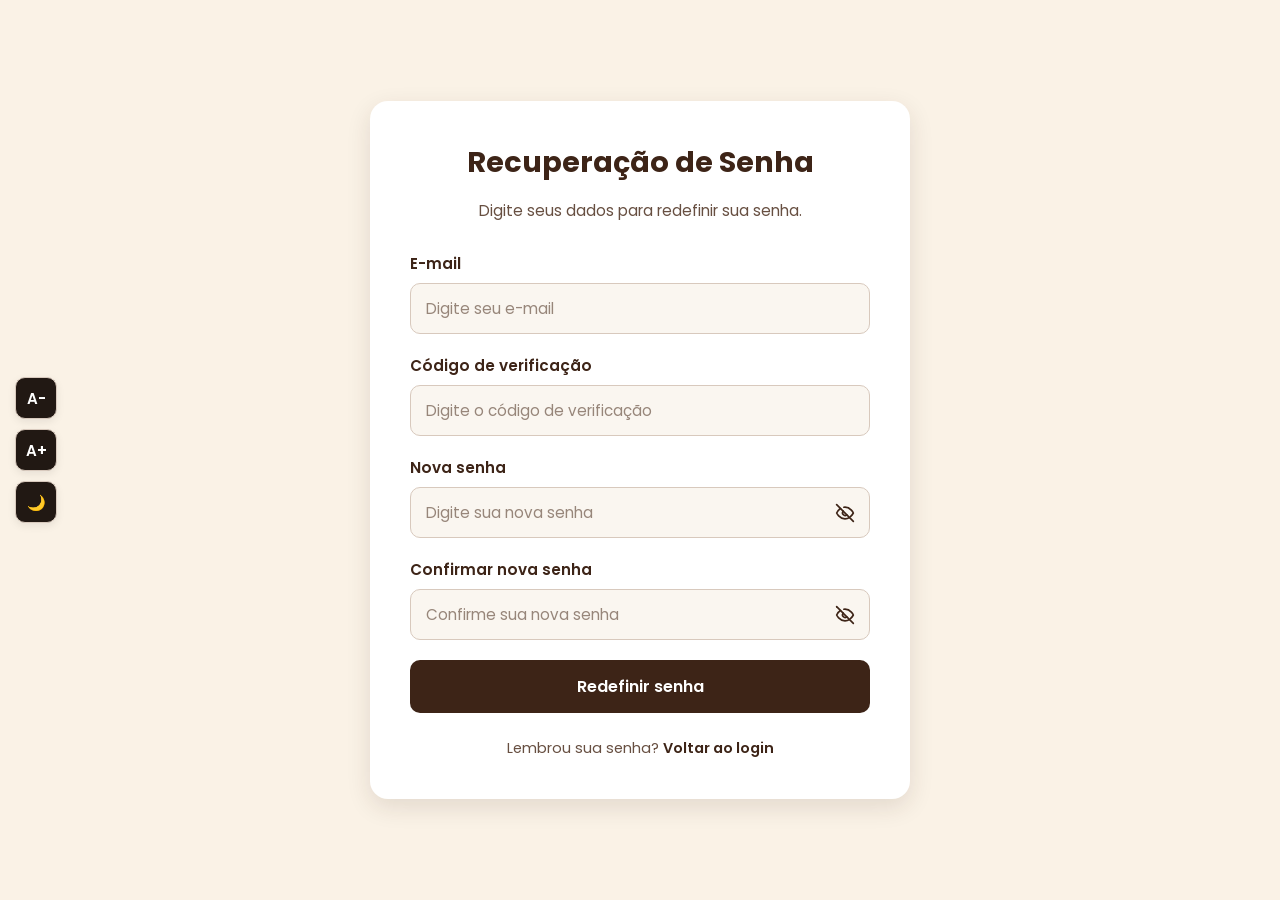
<file: TELA REC SENHA/recuperacao.html>
<!DOCTYPE html>
<html lang="pt-br">

<head>
    <meta charset="UTF-8">
    <meta name="viewport" content="width=device-width, initial-scale=1.0">
    <title>Recuperação de Senha - Café & Grãos</title>
    <link rel="icon" href="logo.png" type="image/png">  
    <link rel="preconnect" href="https://fonts.googleapis.com">
    <link rel="preconnect" href="https://fonts.gstatic.com" crossorigin>
    <link href="https://fonts.googleapis.com/css2?family=Poppins:wght@400;500;600;700&display=swap" rel="stylesheet">
    <link rel="stylesheet" href="recuperacao.css">
    <script src="recuperacao.js" defer></script>
</head>

<body>

    <!-- Barra de acessibilidade -->
    <div class="barra-acessibilidade" aria-label="Opções de acessibilidade">

        <button type="button" id="diminuir-fonte" aria-label="Diminuir fonte">
            A-
        </button>

        <button type="button" id="aumentar-fonte" aria-label="Aumentar fonte">
            A+
        </button>

        <button type="button" id="alternar-tema" aria-label="Ativar tema escuro">
            🌙
        </button>

    </div>

    <!-- Conteúdo principal -->
    <main class="container">

        <div class="caixa-recuperacao">

            <h1>Recuperação de Senha</h1>

            <p class="texto">
                Digite seus dados para redefinir sua senha.
            </p>

            <form id="formulario" novalidate>

                <!-- Campo de e-mail -->
                <div class="grupo-campo">

                    <label for="email">E-mail</label>

                    <input
                        type="email"
                        id="email"
                        name="email"
                        placeholder="Digite seu e-mail"
                        autocomplete="email"
                        required
                    >

                </div>

                <!-- Código de verificação -->
                <div class="grupo-campo">

                    <label for="codigo">Código de verificação</label>

                    <input
                        type="text"
                        id="codigo"
                        name="codigo"
                        placeholder="Digite o código de verificação"
                        autocomplete="one-time-code"
                        required
                    >

                </div>

                <!-- Nova senha -->
                <div class="grupo-campo">

                    <label for="senha">Nova senha</label>

                    <div class="campo-senha">

                        <input
                            type="password"
                            id="senha"
                            name="senha"
                            placeholder="Digite sua nova senha"
                            minlength="8"
                            autocomplete="new-password"
                            required
                        >

                        <button
                            type="button"
                            class="mostrar-senha"
                            data-campo="senha"
                            aria-label="Mostrar senha"
                            aria-pressed="false"
                        >

                            <!-- Ícone inicial: olho riscado -->
                            <svg
                                xmlns="http://www.w3.org/2000/svg"
                                width="20"
                                height="20"
                                viewBox="0 0 24 24"
                                fill="none"
                                stroke="currentColor"
                                stroke-width="2"
                                stroke-linecap="round"
                                stroke-linejoin="round"
                                aria-hidden="true"
                            >
                                <path d="M10.58 5.08A10.8 10.8 0 0 1 12 5c7 0 10 7 10 7a16.6 16.6 0 0 1-3.18 4.13"/>
                                <path d="M6.61 6.61C3.58 8.43 2 12 2 12s3 7 10 7a10.7 10.7 0 0 0 5.39-1.61"/>
                                <path d="M9.88 9.88a3 3 0 0 0 4.24 4.24"/>
                                <line x1="2" y1="2" x2="22" y2="22"/>
                            </svg>

                        </button>

                    </div>

                </div>

                <!-- Confirmar nova senha -->
                <div class="grupo-campo">

                    <label for="confirmar">Confirmar nova senha</label>

                    <div class="campo-senha">

                        <input
                            type="password"
                            id="confirmar"
                            name="confirmar"
                            placeholder="Confirme sua nova senha"
                            minlength="8"
                            autocomplete="new-password"
                            required
                        >

                        <button
                            type="button"
                            class="mostrar-senha"
                            data-campo="confirmar"
                            aria-label="Mostrar senha"
                            aria-pressed="false"
                        >

                            <!-- Ícone inicial: olho riscado -->
                            <svg
                                xmlns="http://www.w3.org/2000/svg"
                                width="20"
                                height="20"
                                viewBox="0 0 24 24"
                                fill="none"
                                stroke="currentColor"
                                stroke-width="2"
                                stroke-linecap="round"
                                stroke-linejoin="round"
                                aria-hidden="true"
                            >
                                <path d="M10.58 5.08A10.8 10.8 0 0 1 12 5c7 0 10 7 10 7a16.6 16.6 0 0 1-3.18 4.13"/>
                                <path d="M6.61 6.61C3.58 8.43 2 12 2 12s3 7 10 7a10.7 10.7 0 0 0 5.39-1.61"/>
                                <path d="M9.88 9.88a3 3 0 0 0 4.24 4.24"/>
                                <line x1="2" y1="2" x2="22" y2="22"/>
                            </svg>

                        </button>

                    </div>

                </div>

                <!-- Botão de redefinir senha -->
                <button type="submit" class="botao">
                    Redefinir senha
                </button>

                <!-- Mensagem de confirmação -->
                <p id="mensagem" role="status" aria-live="polite"></p>

                <!-- Voltar ao login -->
                <p class="voltar-login">
                    Lembrou sua senha?
                    <a href="../TELA LOGIN/login.html">Voltar ao login</a>
                </p>

            </form>

        </div>

    </main>

</body>
</html>
</file>
<file: 403/erro403.css>
@import url('https://fonts.googleapis.com/css2?family=Poppins:wght@400;500;600;700&display=swap');

:root {
    --cor-marrom-cafe: #3D2417;
    --cor-marrom-medio: #674F41;
    --cor-creme: #FAF2E6;
    --cor-bege: #EBE2D7;
    --cor-taupe: #97867A;
}

body {
    margin: 0;
    padding: 20px;
    font-family: 'Poppins', 'Helvetica Neue', Helvetica, Arial, sans-serif;
    background-color: var(--cor-creme);
    color: var(--cor-marrom-cafe);
}

.container-erro {
    display: flex;
    flex-direction: column;
    justify-content: center;
    align-items: center;
    min-height: 100vh;
    text-align: center;
    color: var(--cor-marrom-cafe);
}

.codigo-erro {
    font-size: 100px;
    margin: 0;
    color: var(--cor-marrom-cafe);
}

.container-erro h2 {
    font-size: 32px;
    margin: 10px 0;
    color: var(--cor-marrom-cafe);
}

.container-erro p {
    font-size: 18px;
    margin: 0 auto;
    max-width: 540px;
    color: var(--cor-marrom-medio);
}

.imagem-erro {
    width: 220px;
    height: auto;
    margin: 20px 0;
}

.texto-erro {
    transform: translateY(-35px);
}

.acoes-erro {
    display: flex;
    flex-wrap: wrap;
    justify-content: center;
    gap: 12px;
    margin-top: 22px;
}

.btn-voltar {
    display: inline-block;
    padding: 12px 24px;
    background-color: var(--cor-marrom-cafe);
    color: #FFFFFF;
    text-decoration: none;
    border-radius: 6px;
    border: 1px solid var(--cor-marrom-cafe);
    cursor: pointer;
    font-weight: 600;
    transition: background-color 0.2s, color 0.2s;
}

.btn-voltar:hover {
    background-color: var(--cor-taupe);
    border-color: var(--cor-taupe);
}

.btn-voltar.btn-secundario {
    background-color: transparent;
    color: var(--cor-marrom-cafe);
}

.btn-voltar.btn-secundario:hover {
    background-color: var(--cor-marrom-cafe);
    color: #FFFFFF;
}

.btn-voltar:focus-visible {
    outline: 3px solid var(--cor-marrom-medio);
    outline-offset: 3px;
}

body.modo-escuro {
    background-color: #211813;
    color: #F8EEDF;
}

body.modo-escuro .codigo-erro,
body.modo-escuro h2 {
    color: #F8EEDF;
}

body.modo-escuro p {
    color: #E0C8B3;
}

body.modo-escuro .btn-voltar {
    background-color: #D4AD89;
    border-color: #D4AD89;
    color: #211813;
}

body.modo-escuro .btn-voltar.btn-secundario {
    background-color: transparent;
    color: #D4AD89;
}
</file>
<file: 404/erro404.css>
@import url('https://fonts.googleapis.com/css2?family=Poppins:wght@400;500;600;700&display=swap');

:root {
    --cor-marrom-cafe: #3D2417;
    --cor-marrom-medio: #674F41;
    --cor-creme: #FAF2E6;
    --cor-bege: #EBE2D7;
    --cor-taupe: #97867A;
}

body {
    margin: 0;
    padding: 20px;
    font-family: 'Poppins', 'Helvetica Neue', Helvetica, Arial, sans-serif;
    background-color: var(--cor-creme);
    color: var(--cor-marrom-cafe);
}

.container-erro {
    display: flex;
    flex-direction: column;
    justify-content: center;
    align-items: center;
    min-height: 100vh;
    text-align: center;
    color: var(--cor-marrom-cafe);
}

.codigo-erro {
    font-size: 100px;
    margin: 0;
    color: var(--cor-marrom-cafe);
}

.container-erro h2 {
    font-size: 32px;
    margin: 10px 0;
    color: var(--cor-marrom-cafe);
}

.container-erro p {
    font-size: 18px;
    margin: 0 auto;
    max-width: 540px;
    color: var(--cor-marrom-medio);
}

.imagem-erro {
    width: 220px;
    height: auto;
    margin: 20px 0;
}

.texto-erro {
    transform: translateY(-35px);
}

.acoes-erro {
    display: flex;
    flex-wrap: wrap;
    justify-content: center;
    gap: 12px;
    margin-top: 22px;
}

.btn-voltar {
    display: inline-block;
    padding: 12px 24px;
    background-color: var(--cor-marrom-cafe);
    color: #FFFFFF;
    text-decoration: none;
    border-radius: 6px;
    border: 1px solid var(--cor-marrom-cafe);
    cursor: pointer;
    font-weight: 600;
    transition: background-color 0.2s, color 0.2s;
}

.btn-voltar:hover {
    background-color: var(--cor-taupe);
    border-color: var(--cor-taupe);
}

.btn-voltar.btn-secundario {
    background-color: transparent;
    color: var(--cor-marrom-cafe);
}

.btn-voltar.btn-secundario:hover {
    background-color: var(--cor-marrom-cafe);
    color: #FFFFFF;
}

.btn-voltar:focus-visible {
    outline: 3px solid var(--cor-marrom-medio);
    outline-offset: 3px;
}

body.modo-escuro {
    background-color: #211813;
    color: #F8EEDF;
}

body.modo-escuro .codigo-erro,
body.modo-escuro h2 {
    color: #F8EEDF;
}

body.modo-escuro p {
    color: #E0C8B3;
}

body.modo-escuro .btn-voltar {
    background-color: #D4AD89;
    border-color: #D4AD89;
    color: #211813;
}

body.modo-escuro .btn-voltar.btn-secundario {
    background-color: transparent;
    color: #D4AD89;
}
</file>
<file: TELA CADASTRO/cadastro.css>
/* --- Paleta Oficial (Brandkit Café & Grãos) & Reset --- */
:root {
    --cor-marrom-cafe: #3D2417;   /* Títulos e textos principais */
    --cor-marrom-medio: #674F41;  /* Elementos secundários e subtítulos */
    --cor-creme: #FAF2E6;         /* Fundos principais da página */
    --cor-bege: #EBE2D7;          /* Fundos de apoio e cards */
    --cor-taupe: #97867A;         /* Detalhes, bordas e aplicações suaves */
}

* {
    margin: 0;
    padding: 0;
    box-sizing: border-box;
    font-family: 'Poppins', 'Helvetica Neue', Helvetica, Arial, sans-serif;
}

body {
    background-color: var(--cor-creme);
    color: var(--cor-marrom-cafe);
    line-height: 1.6;
    display: flex;
    flex-direction: column;
    min-height: 100vh;
}


/* --- CONTAINER & CONTEÚDO PRINCIPAL --- */
.pagina-container {
    max-width: 1200px;
    width: 100%;
    margin: 0 auto;
    padding: 0 20px;
    display: flex;
    flex-direction: column;
    flex: 1;
}

.conteudo-principal {
    flex: 1;
    display: flex;
    justify-content: center;
    align-items: center;
    margin-bottom: 40px;
}

/* --- CARD DO FORMULÁRIO (PADRÃO DO SISTEMA) --- */
.card-container {
    background-color: #ffffff;
    width: 100%;
    max-width: 540px;
    padding: 40px;
    border-radius: 12px;
    border: 1px solid var(--cor-bege);
    box-shadow: 0 4px 12px rgba(61, 36, 23, 0.04);
}

/* --- CABEÇALHO DO CARD --- */
.card-header {
    text-align: left;
    margin-bottom: 28px;
}

.card-header h2 {
    font-size: 1.6rem;
    font-weight: 700;
    color: var(--cor-marrom-cafe);
    margin-bottom: 6px;
}

.card-subtitle {
    font-size: 0.95rem;
    color: var(--cor-marrom-medio);
}

/* --- CORPO E CAMPOS DO FORMULÁRIO --- */
.card-body {
    display: flex;
    flex-direction: column;
    gap: 16px;
}

.form-group {
    display: flex;
    flex-direction: column;
    gap: 6px;
}

.form-group label {
    font-size: 0.9rem;
    font-weight: 600;
    color: var(--cor-marrom-medio);
}

.form-group input {
    width: 100%;
    padding: 12px 16px;
    font-size: 0.95rem;
    background-color: #FAFAF8;
    border: 1px solid var(--cor-bege);
    border-radius: 6px;
    outline: none;
    transition: all 0.2s ease;
    color: var(--cor-marrom-cafe);
}

.form-group input::placeholder {
    color: var(--cor-taupe);
    font-weight: 300;
}

/* Efeito de Foco Padrão */
.form-group input:focus {
    border-color: var(--cor-marrom-cafe);
    background-color: #FFFFFF;
    box-shadow: 0 0 0 3px rgba(61, 36, 23, 0.08);
}

/* --- BOTÃO DE SUBMIT (PADRÃO DO SISTEMA) --- */
.card-action {
    margin-top: 10px;
}

.btn-primary {
    background-color: var(--cor-marrom-cafe);
    color: #ffffff;
    border: none;
    width: 100%;
    padding: 12px;
    border-radius: 6px;
    font-size: 0.95rem;
    font-weight: 600;
    cursor: pointer;
    transition: background-color 0.2s;
}

.btn-primary:hover {
    background-color: #2A180F;
}

.btn-primary:active {
    transform: scale(0.99);
}

/* --- ESTILOS DE SENHA (TOGGLE) --- */
.senha-container {
    position: relative;
    display: flex;
    align-items: center;
}

.senha-container input {
    padding-right: 45px; 
}

.btn-toggle-senha {
    position: absolute;
    right: 12px;
    background: none;
    border: none;
    color: var(--cor-marrom-medio);
    cursor: pointer;
    padding: 4px;
    display: flex;
    align-items: center;
    justify-content: center;
    transition: color 0.2s ease;
}

.btn-toggle-senha:hover {
    color: var(--cor-marrom-cafe);
}

/* --- ANIMAÇÕES E ERROS --- */
@keyframes shake {
    0%, 100% { transform: translateX(0); }
    25% { transform: translateX(-6px); }
    50% { transform: translateX(6px); }
    75% { transform: translateX(-6px); }
}

.erro-animacao {
    animation: shake 0.4s ease-in-out;
}

.input-erro {
    border-color: #d93025 !important;
    background-color: #fdf3f2 !important;
}

.mensagem-erro {
    color: #d93025;
    font-size: 12px;
    margin-top: 4px;
    font-weight: 500;
}

.btn-sucesso {
    background-color: #2e7d32 !important;
    pointer-events: none;
}

/* --- FOOTER --- */
.footer {
    border-top: 1px solid var(--cor-taupe);
    padding: 25px 0;
    background-color: var(--cor-creme);
    margin-top: auto;
}

.footer-content {
    max-width: 1200px;
    margin: 0 auto;
    display: flex;
    justify-content: space-between;
    align-items: center;
    font-size: 0.85rem;
    color: var(--cor-marrom-medio);
    padding: 0 20px;
}

.wireframe-tag {
    font-family: monospace;
}

/* --- RESPONSIVO (CELULARES) --- */
@media (max-width: 480px) {
    .card-container {
        padding: 24px 16px;
        border: none;
        box-shadow: none;
        background-color: transparent;
    }
    
    body {
        background-color: var(--cor-creme);
    }
}


/* --- BARRA DE ACESSIBILIDADE VERTICAL --- */

/* Posiciona a barra na vertical no canto esquerdo */
.barra-acessibilidade {
    position: fixed;
    top: 50%;
    left: 15px;
    transform: translateY(-50%);

    display: flex;
    flex-direction: column;
    gap: 10px;

    z-index: 1000;
}

/* Personaliza os botões de acessibilidade */
.barra-acessibilidade button {
    display: flex;
    align-items: center;
    justify-content: center;

    width: 45px;
    height: 45px;
    padding: 0;

    background-color: var(--cor-marrom-cafe);
    color: #FFFFFF;
    border: none;
    border-radius: 6px;

    cursor: pointer;
    font-family: inherit;
    font-size: 14px;
    font-weight: 500;
}

/* Altera a cor dos botões de acessibilidade */
.barra-acessibilidade button:hover {
    background-color: var(--cor-taupe);
}

/* Destaca os botões pelo teclado */
.barra-acessibilidade button:focus-visible {
    outline: 3px solid var(--cor-marrom-cafe);
    outline-offset: 3px;
}

/* --- TEMA ESCURO --- */

/* Define a nova paleta do modo escuro */
body.modo-escuro {
    --escuro-fundo: #211813;       /* Fundo geral da página */
    --escuro-superficie: #35271F;  /* Fundo do card de cadastro */
    --escuro-campo: #49372D;       /* Fundo dos inputs */
    --escuro-texto: #F8EEDF;       /* Cor dos títulos e textos digitados */
    --escuro-secundario: #E0C8B3;  /* Cor dos labels e subtítulos */
    --escuro-destaque: #D4AD89;    /* Cor do botão e do hover */
    --escuro-borda: #A88A73;       /* Bordas dos campos e do card */

    background-color: var(--escuro-fundo);
    color: var(--escuro-texto);
}

/* 1. Card de Cadastro */
.modo-escuro .card-container {
    background-color: var(--escuro-superficie);
    border-color: var(--escuro-borda);
    box-shadow: 0 4px 16px rgba(0, 0, 0, 0.5);
}

/* 2. Textos do Card (Títulos, Subtítulos e Labels) */
.modo-escuro .card-header h2 {
    color: var(--escuro-texto);
}

.modo-escuro .card-subtitle,
.modo-escuro .form-group label {
    color: var(--escuro-secundario);
}

/* 3. Campos de Formulário (Inputs) */
.modo-escuro .form-group input {
    background-color: var(--escuro-campo);
    color: var(--escuro-texto);
    border: 1px solid var(--escuro-borda);
}

.modo-escuro .form-group input::placeholder {
    color: #A88A73; /* Mantém o tom da borda para não sumir */
    opacity: 0.8;
}

.modo-escuro .form-group input:focus {
    border-color: var(--escuro-destaque);
    background-color: #3b2c23; /* Escurece levemente no clique para dar profundidade */
    box-shadow: 0 0 0 3px rgba(212, 173, 137, 0.15);
}

/* 4. Botão de Mostrar Senha (Olho) */
.modo-escuro .btn-toggle-senha {
    color: var(--escuro-secundario);
}

.modo-escuro .btn-toggle-senha:hover {
    color: var(--escuro-destaque);
}

/* 5. Botão Principal (Cadastrar) */
.modo-escuro .btn-primary {
    background-color: var(--escuro-destaque);
    color: var(--escuro-fundo); /* Letra escura no botão claro para dar contraste */
    font-weight: 700;
}

.modo-escuro .btn-primary:hover {
    background-color: var(--escuro-texto);
}

/* 6. Rodapé (Footer) */
.modo-escuro .footer {
    background-color: var(--escuro-fundo);
    border-top-color: var(--escuro-borda);
}

.modo-escuro .footer-content {
    color: var(--escuro-secundario);
}

/* 7. Barra de Acessibilidade */
.modo-escuro .barra-acessibilidade button {
    background-color: var(--escuro-superficie);
    color: var(--escuro-texto);
    border: 1px solid var(--escuro-borda);
}

.modo-escuro .barra-acessibilidade button:hover {
    background-color: var(--escuro-campo);
    color: var(--escuro-destaque);
}

.modo-escuro button:focus-visible {
    outline: 3px solid var(--escuro-destaque);
    outline-offset: 3px;
}
</file>
<file: TELA DESTAQUES/destaques.css>
/* --- Paleta Oficial (Brandkit Café & Grãos) & Reset --- */
:root {
    --cor-marrom-cafe: #3D2417;   /* Títulos e textos principais */
    --cor-marrom-medio: #674F41;  /* Elementos secundários e subtítulos */
    --cor-creme: #FAF2E6;         /* Fundos principais da página */
    --cor-bege: #EBE2D7;          /* Fundos de apoio e cards */
    --cor-taupe: #97867A;         /* Detalhes, bordas e aplicações suaves */
}

* {
    margin: 0;
    padding: 0;
    box-sizing: border-box;
    font-family: 'Poppins', 'Helvetica Neue', Helvetica, Arial, sans-serif;
}

body {
    background-color: var(--cor-creme);
    color: var(--cor-marrom-cafe);
    line-height: 1.6;
    display: flex;
    flex-direction: column;
    min-height: 100vh;
}

button,
a {
    -webkit-tap-highlight-color: transparent;
}

button:focus-visible,
a:focus-visible {
    outline: 3px solid #C87D55;
    outline-offset: 3px;
}

/* --- NAVBAR PADRONIZADA (Fluida de ponta a ponta) --- */
.navbar {
    display: flex;
    justify-content: space-between;
    align-items: center;
    gap: 20px;
    width: 100%;
    padding: 16px 40px;
    background-color: var(--cor-creme);
    border-bottom: 1px solid var(--cor-taupe);
    position: sticky;
    top: 0;
    z-index: 1000;
    margin-bottom: 40px;
}

.nav-brand {
    display: flex;
    align-items: center;
    gap: 12px;
}

.logo-circle {
    width: 44px;
    height: 44px;
    flex-shrink: 0;
    border-radius: 50%;
    overflow: hidden;
    border: 1px solid var(--cor-taupe);
    background-color: transparent;
    display: flex;
    align-items: center;
    justify-content: center;
}

.logo-circle img {
    width: 100%;
    height: 100%;
    object-fit: cover;
    transform: scale(1.65);
    mix-blend-mode: multiply;
}

.brand-name {
    font-size: 1.25rem;
    font-weight: 700;
    color: var(--cor-marrom-cafe);
}

.nav-links {
    display: flex;
    flex-wrap: wrap;
    align-items: center;
    gap: 24px;
}

.nav-item {
    text-decoration: none;
    color: var(--cor-marrom-medio);
    font-size: 0.95rem;
    font-weight: 500;
    transition: color 0.3s;
}

.nav-item:hover,
.nav-item.active {
    color: var(--cor-marrom-cafe);
    font-weight: 700;
}

.nav-user {
    font-size: 0.9rem;
    font-weight: 600;
    color: var(--cor-marrom-cafe);
    background-color: var(--cor-bege);
    padding: 6px 12px;
    border-radius: 6px;
    white-space: nowrap;
}

.btn-sair {
    background: transparent;
    border: 1px solid var(--cor-taupe);
    padding: 6px 16px;
    border-radius: 6px;
    font-size: 0.9rem;
    cursor: pointer;
    color: var(--cor-marrom-medio);
    transition: all 0.2s;
    white-space: nowrap;
}

.btn-sair:hover {
    border-color: var(--cor-marrom-cafe);
    color: var(--cor-marrom-cafe);
    background-color: var(--cor-bege);
    text-decoration: none !important;
}

/* --- CONTAINER & CONTEÚDO PRINCIPAL --- */
.pagina-container {
    max-width: 1200px;
    width: 100%;
    margin: 0 auto;
    padding: 0 20px;
    display: flex;
    flex-direction: column;
    flex: 1;
}

.conteudo-principal {
    flex: 1;
    margin-bottom: 40px;
}

.page-header {
    margin-bottom: 35px;
}

.page-header h1 {
    font-size: 2rem;
    font-weight: 700;
    color: var(--cor-marrom-cafe);
    margin-bottom: 8px;
}

.page-header p {
    color: var(--cor-marrom-medio);
    font-size: 1rem;
}

/* --- GRID E CARDS (TELA 1) --- */
.grid-caixas {
    display: grid;
    grid-template-columns: repeat(3, 1fr);
    gap: 30px;
    align-items: stretch;
}

@media (max-width: 900px) {
    .grid-caixas {
        grid-template-columns: 1fr;
    }
}

.card {
    background-color: #ffffff;
    border: 1px solid var(--cor-bege);
    border-radius: 12px;
    padding: 30px;
    box-shadow: 0 4px 12px rgba(61, 36, 23, 0.04);
    display: flex;
    flex-direction: column;
    justify-content: space-between;
}

.card h2 {
    font-size: 1.35rem;
    color: var(--cor-marrom-cafe);
    margin-bottom: 6px;
}

.card-subtitle {
    font-size: 0.95rem;
    color: var(--cor-marrom-medio);
    margin-bottom: 20px;
    flex-grow: 1;
}

.card-action {
    margin-top: auto;
}

.btn-primary {
    background-color: var(--cor-marrom-cafe);
    color: #ffffff;
    border: none;
    width: 100%;
    padding: 12px;
    border-radius: 6px;
    font-size: 0.95rem;
    font-weight: 600;
    cursor: pointer;
    transition: background-color 0.2s;
}

.btn-primary:hover {
    background-color: #2A180F;
}

/* Caixa de Destaque com efeito de zoom */
.caixa-destaque img {
    width: 100%;
    height: 160px;
    object-fit: cover;
    border-radius: 8px;
    margin: 15px 0;
    border: 1px solid var(--cor-bege);
    transition: transform 0.4s ease;
}

.caixa-destaque:hover img {
    transform: scale(1.08);
}

/* --- FOOTER --- */
.footer {
    border-top: 1px solid var(--cor-taupe);
    padding: 25px 0;
    background-color: var(--cor-creme);
    margin-top: auto;
}

.footer-content {
    max-width: 1200px;
    margin: 0 auto;
    display: flex;
    justify-content: space-between;
    align-items: center;
    font-size: 0.85rem;
    color: var(--cor-marrom-medio);
    padding: 0 20px;
}

.wireframe-tag {
    font-family: monospace;
}

/* --- BARRA DE ACESSIBILIDADE VERTICAL (ESTILO ORIGINAL PRESERVADO) --- */
.barra-acessibilidade {
    position: fixed;
    top: 50%;
    left: 15px;
    transform: translateY(-50%);

    display: flex;
    flex-direction: column;
    gap: 10px;

    z-index: 1000;
    width: max-content;
}

.barra-acessibilidade button {
    display: flex;
    align-items: center;
    justify-content: center;

    width: 45px;
    height: 45px;
    padding: 0;

    background-color: var(--cor-marrom-cafe);
    color: #FFFFFF;
    border: none;
    border-radius: 6px;

    cursor: pointer;
    font-family: inherit;
    font-size: 14px;
    font-weight: 500;
}

.barra-acessibilidade button:hover {
    background-color: var(--cor-taupe);
}

.barra-acessibilidade button:focus-visible {
    outline: 3px solid var(--cor-marrom-cafe);
    outline-offset: 3px;
}

/* --- TEMA ESCURO --- */
body.modo-escuro {
    --escuro-fundo: #211813;
    --escuro-superficie: #35271F;
    --escuro-campo: #49372D;
    --escuro-texto: #F8EEDF;
    --escuro-secundario: #E0C8B3;
    --escuro-destaque: #D4AD89;
    --escuro-borda: #A88A73;

    background-color: var(--escuro-fundo);
    color: var(--escuro-texto);
}

.modo-escuro strong {
    color: var(--escuro-destaque);
}

.modo-escuro .navbar {
    background-color: var(--escuro-superficie);
    border-bottom: 1px solid var(--escuro-borda);
}

.modo-escuro .logo-circle {
    background-color: var(--escuro-texto);
}

.modo-escuro .nav-brand .brand-name {
    color: var(--escuro-texto);
}

.modo-escuro .nav-user {
    color: var(--escuro-texto);
    background-color: var(--escuro-campo);
}

.modo-escuro .nav-links .nav-item {
    color: var(--escuro-secundario);
}

.modo-escuro .nav-links .nav-item:hover,
.modo-escuro .nav-links .nav-item.active {
    color: var(--escuro-destaque);
}

.modo-escuro .btn-sair {
    background-color: transparent;
    color: #ff9999;
    border: 1px solid #ff9999;
}

.modo-escuro .btn-sair:hover {
    background-color: #ff9999;
    color: var(--escuro-fundo);
}

.modo-escuro .page-header h1 {
    color: var(--escuro-texto);
}

.modo-escuro .page-header p {
    color: var(--escuro-secundario);
}

.modo-escuro .card {
    background-color: var(--escuro-superficie);
    border: 1px solid var(--escuro-borda);
    box-shadow: 0 4px 16px rgba(0, 0, 0, 0.4);
}

.modo-escuro .card h2 {
    color: var(--escuro-texto);
}

.modo-escuro .card .card-subtitle {
    color: var(--escuro-secundario);
}

.modo-escuro .caixa-destaque img {
    filter: brightness(0.85);
}

.modo-escuro .btn-primary {
    background-color: var(--escuro-destaque);
    color: var(--escuro-fundo);
    font-weight: 700;
}

.modo-escuro .btn-primary:hover {
    background-color: var(--escuro-texto);
}

.modo-escuro .footer {
    background-color: var(--escuro-fundo);
    border-top: 1px solid var(--escuro-borda);
}

.modo-escuro .footer-content {
    color: var(--escuro-secundario);
}

.modo-escuro .barra-acessibilidade button {
    background-color: var(--escuro-superficie);
    color: var(--escuro-texto);
    border: 1px solid var(--escuro-borda);
}

.modo-escuro .barra-acessibilidade button:hover {
    background-color: var(--escuro-campo);
    color: var(--escuro-destaque);
}

.modo-escuro button:focus-visible {
    outline: 3px solid var(--escuro-destaque);
    outline-offset: 3px;
}

/* --- RESPONSIVIDADE --- */
@media (max-width: 900px) {
    .navbar {
        flex-direction: column;
        padding: 16px 20px;
        gap: 16px;
    }

    .footer-content {
        flex-direction: column;
        text-align: center;
        gap: 20px;
    }
}

@media (max-width: 600px) {
    .navbar {
        padding: 14px 10px;
    }

    .nav-links {
        justify-content: center;
        gap: 12px;
    }
}
</file>
<file: TELA LOGIN/login.css>
/* --- PALETA OFICIAL DO CAFÉ & GRÃOS --- */

/* Importa a fonte oficial utilizada no projeto */
@import url('https://fonts.googleapis.com/css2?family=Poppins:wght@400;500;600;700&display=swap');

:root {
    --cor-marrom-cafe: #3D2417;
    --cor-marrom-medio: #674F41;
    --cor-creme: #FAF2E6;
    --cor-bege: #EBE2D7;
    --cor-taupe: #97867A;
}

/* Remove os espaçamentos padrão e define a fonte */
* {
    box-sizing: border-box;
}

body {
    margin: 0;
    padding: 20px;
    font-family: 'Poppins', 'Helvetica Neue', Helvetica, Arial, sans-serif;
    background-color: var(--cor-creme);
    color: var(--cor-marrom-cafe);
    line-height: 1.6;
    display: flex;
    justify-content: center;
    align-items: center;
    min-height: 100vh;
}

/* Define a aparência dos títulos e parágrafos */
h2 {
    color: var(--cor-marrom-cafe);
    font-weight: 700;
}

p {
    color: var(--cor-marrom-medio);
}

/* Personaliza o container principal do formulário */
.login-container {
    background-color: #FFFFFF;
    padding: 40px;
    border-radius: 20px;
    border: 1px solid var(--cor-bege);
    box-shadow: 0 4px 12px rgba(61, 36, 23, 0.08);
    width: 100%;
    max-width: 450px;
}

/* Define o espaçamento entre os campos */
.form-group {
    margin-bottom: 18px;
}

/* Personaliza os rótulos dos campos */
.form-group label {
    display: block;
    margin-bottom: 6px;
    color: var(--cor-marrom-cafe);
    font-weight: 600;
}

/* Define a aparência dos campos de entrada */
.form-group input:not([type="checkbox"]) {
    width: 100%;
    padding: 12px;
    border: 1px solid var(--cor-taupe);
    border-radius: 6px;
    background-color: #FFFFFF;
    color: var(--cor-marrom-cafe);
    font-family: inherit;
}

/* Personaliza o texto de exemplo dos campos */
.form-group input::placeholder {
    color: var(--cor-taupe);
}

/* Destaca os campos ao receberem foco */
.form-group input:focus {
    outline: none;
    border-color: var(--cor-marrom-cafe);
    box-shadow: 0 0 0 2px rgba(61, 36, 23, 0.1);
}

/* Organiza a opção Lembrar de mim e o link de recuperação */
.opcoes-login {
    display: flex;
    justify-content: space-between;
    align-items: center;
    gap: 10px;
    margin-top: 15px;
}

/* Alinha o checkbox com o texto */
.opcoes-login label {
    display: flex;
    align-items: center;
    gap: 8px;
    width: auto;
    margin-bottom: 0;
    white-space: nowrap;
    font-size: 14px;
    font-weight: 400;
}

/* Personaliza o checkbox */
.opcoes-login input[type="checkbox"] {
    width: 16px;
    height: 16px;
    margin: 0;
    flex: 0 0 auto;
    accent-color: var(--cor-marrom-cafe);
}

/* Personaliza o botão Entrar */
.btn-entrar {
    width: 100%;
    padding: 12px;
    margin-top: 10px;
    border: none;
    border-radius: 6px;
    cursor: pointer;
    background-color: var(--cor-marrom-cafe);
    color: #FFFFFF;
    display: block;
    font-family: inherit;
    font-size: 15px;
    font-weight: 600;
    transition: background-color 0.2s;
}

/* Altera a cor do botão ao passar o mouse */
.btn-entrar:hover {
    background-color: var(--cor-taupe);
}

/* Personaliza o botão durante o redirecionamento */
.btn-entrar:disabled {
    opacity: 0.75;
    cursor: wait;
}

/* Centraliza o link de criação de conta */
.links_uteis {
    text-align: center;
    margin-top: 20px;
}

/* Define a aparência dos links */
.opcoes-login a,
.links_uteis a {
    color: var(--cor-marrom-medio);
    font-size: 14px;
    font-weight: 500;
    text-decoration: none;
}

/* Destaca os links quando o mouse passa */
.opcoes-login a:hover,
.links_uteis a:hover {
    color: var(--cor-marrom-cafe);
    text-decoration: underline;
}

/* Permite posicionar o botão do olho dentro do campo */
.campo-senha {
    position: relative;
}

/* Reserva espaço para o ícone de senha */
.campo-senha input {
    padding-right: 45px !important;
}

/* Posiciona o botão de mostrar e ocultar senha */
#mostrar-senha {
    position: absolute;
    right: 8px;
    top: 50%;
    transform: translateY(-50%);
    width: 34px;
    height: 34px;
    display: flex;
    justify-content: center;
    align-items: center;
    border: none;
    border-radius: 4px;
    background: transparent;
    color: var(--cor-marrom-medio);
    cursor: pointer;
}

/* Define o tamanho dos ícones SVG */
#mostrar-senha svg {
    width: 20px;
    height: 20px;
    flex-shrink: 0;
}

/* Oculta o ícone que não deve aparecer */
#mostrar-senha svg.icone-oculto,
#mostrar-senha svg[hidden] {
    display: none !important;
}

/* Destaca o botão do olho pelo teclado */
#mostrar-senha:focus-visible {
    outline: 2px solid var(--cor-marrom-cafe);
    outline-offset: 2px;
}

/* Personaliza as mensagens de erro */
.mensagem-erro {
    color: #c0392b;
    font-size: 13px;
    margin-top: 4px;
    display: block;
}

/* Esconde mensagens de erro vazias */
.mensagem-erro:empty {
    display: none;
}

/* Destaca os campos que apresentam erro */
.form-group input.input-erro,
.form-group input.input-erro:focus {
    border: 1px solid #c0392b;
}

/* Cria a animação de tremida dos campos inválidos */
@keyframes shake {
    0%, 100% {
        transform: translateX(0);
    }

    25% {
        transform: translateX(-4px);
    }

    50% {
        transform: translateX(4px);
    }

    75% {
        transform: translateX(-2px);
    }
}

/* Aplica a animação quando existe erro */
.input-shake {
    animation: shake 0.3s ease;
}

/* --- BARRA DE ACESSIBILIDADE VERTICAL --- */

/* Posiciona a barra na vertical no canto esquerdo */
.barra-acessibilidade {
    position: fixed;
    top: 50%;
    left: 15px;
    transform: translateY(-50%);

    display: flex;
    flex-direction: column;
    gap: 10px;

    z-index: 1000;
}

/* Personaliza os botões de acessibilidade */
.barra-acessibilidade button {
    display: flex;
    align-items: center;
    justify-content: center;

    width: 45px;
    height: 45px;
    padding: 0;

    background-color: var(--cor-marrom-cafe);
    color: #FFFFFF;
    border: none;
    border-radius: 6px;

    cursor: pointer;
    font-family: inherit;
    font-size: 14px;
    font-weight: 500;
}

/* Altera a cor dos botões ao passar o mouse */
.barra-acessibilidade button:hover {
    background-color: var(--cor-taupe);
}

/* Destaca os botões pelo teclado */
.barra-acessibilidade button:focus-visible {
    outline: 3px solid var(--cor-marrom-cafe);
    outline-offset: 3px;
}

/* --- TEMA ESCURO --- */

/* Define a nova paleta do modo escuro */
body.modo-escuro {
    --escuro-fundo: #211813;
    --escuro-superficie: #35271F;
    --escuro-campo: #49372D;
    --escuro-texto: #F8EEDF;
    --escuro-secundario: #E0C8B3;
    --escuro-destaque: #D4AD89;
    --escuro-borda: #A88A73;

    background-color: var(--escuro-fundo);
    color: var(--escuro-texto);
}

/* Destaca o formulário do fundo escuro */
.modo-escuro .login-container {
    background-color: var(--escuro-superficie);
    border: 1px solid var(--escuro-borda);
    box-shadow: 0 8px 24px rgba(0, 0, 0, 0.3);
}

/* Melhora a legibilidade do título */
.modo-escuro h2 {
    color: var(--escuro-texto);
}

/* Ajusta a cor dos parágrafos */
.modo-escuro p {
    color: var(--escuro-secundario);
}

/* Ajusta as cores dos rótulos */
.modo-escuro .form-group label,
.modo-escuro .opcoes-login label {
    color: var(--escuro-texto);
}

/* Personaliza os campos de usuário e senha */
.modo-escuro .form-group input:not([type="checkbox"]) {
    background-color: var(--escuro-campo);
    color: var(--escuro-texto);
    border: 1px solid var(--escuro-borda);
}

/* Melhora a visibilidade dos textos de exemplo */
.modo-escuro .form-group input::placeholder {
    color: var(--escuro-secundario);
    opacity: 1;
}

/* Destaca os campos quando recebem foco */
.modo-escuro .form-group input:focus {
    outline: 2px solid var(--escuro-destaque);
    outline-offset: 2px;
    box-shadow: none;
}

/* Personaliza o checkbox no modo escuro */
.modo-escuro .opcoes-login input[type="checkbox"] {
    accent-color: var(--escuro-destaque);
}

/* Destaca os links de recuperação e cadastro */
.modo-escuro .opcoes-login a,
.modo-escuro .links_uteis a {
    color: var(--escuro-destaque);
}

/* Efeito ao passar o mouse sobre os links */
.modo-escuro .opcoes-login a:hover,
.modo-escuro .links_uteis a:hover {
    color: var(--escuro-texto);
    text-decoration: underline;
}

/* Ajusta o texto de criação de conta */
.modo-escuro .links_uteis span {
    color: var(--escuro-secundario);
}

/* Personaliza o botão Entrar */
.modo-escuro .btn-entrar {
    background-color: var(--escuro-destaque);
    color: var(--escuro-fundo);
    font-weight: 600;
}

/* Destaca o botão ao passar o mouse */
.modo-escuro .btn-entrar:hover {
    background-color: var(--escuro-texto);
}

/* Mantém o botão legível durante o redirecionamento */
.modo-escuro .btn-entrar:disabled {
    opacity: 0.75;
    cursor: wait;
}

/* Ajusta a cor do ícone de mostrar senha */
.modo-escuro #mostrar-senha {
    color: var(--escuro-texto);
}

/* Destaca o ícone de senha pelo teclado */
.modo-escuro #mostrar-senha:focus-visible {
    outline: 2px solid var(--escuro-destaque);
}

/* Mantém as mensagens de erro legíveis */
.modo-escuro .mensagem-erro {
    color: #FF9999;
}

/* Destaca os campos inválidos no modo escuro */
.modo-escuro .form-group input.input-erro,
.modo-escuro .form-group input.input-erro:focus {
    border: 2px solid #FF7777;
}

/* Personaliza os botões de acessibilidade */
.modo-escuro .barra-acessibilidade button {
    background-color: var(--escuro-superficie);
    color: var(--escuro-texto);
    border: 1px solid var(--escuro-borda);
}

/* Efeito ao passar o mouse */
.modo-escuro .barra-acessibilidade button:hover {
    background-color: var(--escuro-campo);
}

/* Destaca os botões ao utilizar o teclado */
.modo-escuro .barra-acessibilidade button:focus-visible {
    outline: 3px solid var(--escuro-destaque);
    outline-offset: 3px;
}

/* --- NOTIFICAÇÃO DE SUCESSO --- */

/* Posiciona a confirmação no canto inferior direito */
.notificacao-sucesso {
    position: fixed;
    bottom: 20px;
    right: 20px;

    background-color: #276749;
    color: #FFFFFF;

    padding: 14px 20px;
    border-radius: 6px;

    font-size: 14px;
    font-weight: 600;
    font-family: inherit;

    box-shadow: 0 4px 12px rgba(0, 0, 0, 0.2);
    z-index: 2000;

    opacity: 0;
    visibility: hidden;
    transform: translateY(20px);
    pointer-events: none;

    transition:
        opacity 0.3s ease,
        transform 0.3s ease,
        visibility 0.3s ease;
}

/* Exibe a notificação quando ativada pelo JavaScript */
.notificacao-sucesso.mostrar {
    opacity: 1;
    visibility: visible;
    transform: translateY(0);
}

/* --- RESPONSIVIDADE --- */

/* Ajusta a página para celulares */
@media (max-width: 600px) {
    body {
        padding: 30px 15px 30px 60px;
    }

    .login-container {
        padding: 25px;
    }

    /* Mantém os botões na vertical no celular */
    .barra-acessibilidade {
        top: 50%;
        left: 5px;
        right: auto;
        transform: translateY(-50%);
        gap: 6px;
    }

    .barra-acessibilidade button {
        width: 36px;
        height: 36px;
        padding: 0;
        font-size: 12px;
    }

    .opcoes-login {
        flex-wrap: wrap;
    }

    .notificacao-sucesso {
        left: 20px;
        right: 20px;
        bottom: 20px;
        text-align: center;
    }
}

/* Respeita a preferência por movimentos reduzidos */
@media (prefers-reduced-motion: reduce) {
    .input-shake {
        animation: none;
    }

    .notificacao-sucesso {
        transition: none;
    }
}
</file>
<file: TELA PERFIL/perfil.css>
/* --- PALETA OFICIAL DO CAFÉ & GRÃOS --- */

/* Importa a fonte oficial do projeto */
@import url('https://fonts.googleapis.com/css2?family=Poppins:wght@400;500;600;700&display=swap');

:root {
    --cor-marrom-cafe: #3D2417;
    --cor-marrom-medio: #674F41;
    --cor-creme: #FAF2E6;
    --cor-bege: #EBE2D7;
    --cor-taupe: #97867A;
}

/* Define a fonte e remove diferenças de dimensionamento */
* {
    box-sizing: border-box;
}

/* Define o fundo, a fonte e os espaçamentos da página */
body {
    margin: 0;
    padding: 30px 50px 50px 90px;
    font-family: 'Poppins', 'Helvetica Neue', Helvetica, Arial, sans-serif;
    background-color: var(--cor-creme);
    color: var(--cor-marrom-cafe);
    line-height: 1.6;
}

/* Personaliza o título principal */
h1 {
    color: var(--cor-marrom-cafe);
    font-size: 2rem;
    font-weight: 700;
    margin-bottom: 5px;
}

/* Define a aparência do subtítulo */
.subtitulo {
    color: var(--cor-marrom-medio);
    font-size: 1rem;
    margin-top: 0;
    margin-bottom: 25px;
}

/* Personaliza os títulos das perguntas */
h4 {
    color: var(--cor-marrom-cafe);
    font-size: 1rem;
    font-weight: 600;
    margin-top: 25px;
    margin-bottom: 10px;
}

/* Define as cores e a aparência dos rótulos */
label {
    color: var(--cor-marrom-medio);
}

/* Personaliza os botões radio e checkbox */
input[type="radio"],
input[type="checkbox"] {
    accent-color: var(--cor-marrom-cafe);
    cursor: pointer;
}

/* Define a aparência da barra de intensidade */
input[type="range"] {
    width: 1200px;
    max-width: 100%;
    --posicao: 50%;
    appearance: none;
    -webkit-appearance: none;
    background: transparent;
    cursor: pointer;
}

/* Define o preenchimento da barra no Chrome e Edge */
input[type="range"]::-webkit-slider-runnable-track {
    height: 6px;
    background: linear-gradient(
        to right,
        var(--cor-marrom-cafe) 0%,
        var(--cor-marrom-cafe) var(--posicao),
        var(--cor-bege) var(--posicao),
        var(--cor-bege) 100%
    );
    border-radius: 5px;
}

/* Personaliza o botão circular da barra */
input[type="range"]::-webkit-slider-thumb {
    -webkit-appearance: none;
    appearance: none;
    width: 18px;
    height: 18px;
    background-color: var(--cor-marrom-cafe);
    border-radius: 50%;
    border: none;
    margin-top: -6px;
}

/* Define a barra de intensidade no Firefox */
input[type="range"]::-moz-range-track {
    height: 6px;
    background: var(--cor-bege);
    border-radius: 5px;
}

/* Define a parte preenchida da barra no Firefox */
input[type="range"]::-moz-range-progress {
    height: 6px;
    background: var(--cor-marrom-cafe);
    border-radius: 5px;
}

/* Personaliza o botão circular no Firefox */
input[type="range"]::-moz-range-thumb {
    width: 18px;
    height: 18px;
    background-color: var(--cor-marrom-cafe);
    border: none;
    border-radius: 50%;
}

/* Posiciona as legendas Suave e Intenso */
.legenda-intensidade {
    display: flex;
    justify-content: space-between;
    width: 1200px;
    max-width: 100%;
    margin-top: 5px;
    color: var(--cor-marrom-medio);
}

/* Personaliza a lista dos métodos de preparo */
select {
    display: block;
    width: 1200px;
    max-width: 100%;
    padding: 12px;

    background-color: #FFFFFF;
    color: var(--cor-marrom-cafe);

    border: 1px solid var(--cor-taupe);
    border-radius: 6px;

    margin-top: 5px;
    font-family: inherit;
}

/* Destaca o campo de seleção ao receber foco */
select:focus {
    outline: 2px solid var(--cor-marrom-cafe);
    outline-offset: 2px;
}

/* Organiza os sabores em duas colunas */
.sabores {
    display: grid;
    grid-template-columns: 1fr 1fr;
    width: 900px;
    max-width: 100%;
    gap: 8px 40px;
    margin-top: 10px;
}

/* Define o campo de comentários */
textarea {
    display: block;
    width: 1200px;
    max-width: 100%;
    height: 120px;

    padding: 12px;
    margin-top: 8px;

    background-color: #FFFFFF;
    color: var(--cor-marrom-cafe);

    border: 1px solid var(--cor-taupe);
    border-radius: 6px;

    font-family: inherit;
    font-size: 14px;
    resize: vertical;
}

/* Define a cor do placeholder */
textarea::placeholder {
    color: var(--cor-taupe);
}

/* Destaca o campo de comentários ao receber foco */
textarea:focus {
    outline: 2px solid var(--cor-marrom-cafe);
    outline-offset: 2px;
}

/* Personaliza os botões da página */
button {
    background-color: var(--cor-marrom-cafe);
    color: #FFFFFF;
    border: none;
    border-radius: 6px;
    padding: 12px 22px;
    cursor: pointer;
    font-family: inherit;
    font-size: 14px;
    font-weight: 600;
    transition: background-color 0.2s;
}

/* Altera a cor dos botões ao passar o mouse */
button:hover {
    background-color: var(--cor-taupe);
}

/* Destaca os botões ao utilizar o teclado */
button:focus-visible {
    outline: 3px solid var(--cor-marrom-medio);
    outline-offset: 3px;
}

/* --- BARRA DE ACESSIBILIDADE VERTICAL --- */

/* Posiciona a barra na vertical no canto esquerdo */
.barra-acessibilidade {
    position: fixed;
    top: 50%;
    left: 15px;
    transform: translateY(-50%);

    display: flex;
    flex-direction: column;
    gap: 10px;

    z-index: 1000;
}

/* Personaliza os botões de acessibilidade */
.barra-acessibilidade button {
    display: flex;
    align-items: center;
    justify-content: center;

    width: 45px;
    height: 45px;
    padding: 0;

    background-color: var(--cor-marrom-cafe);
    color: #FFFFFF;
    border: none;
    border-radius: 6px;

    cursor: pointer;
    font-family: inherit;
    font-size: 14px;
    font-weight: 500;
}

/* Altera a cor dos botões de acessibilidade */
.barra-acessibilidade button:hover {
    background-color: var(--cor-taupe);
}

/* Destaca os botões pelo teclado */
.barra-acessibilidade button:focus-visible {
    outline: 3px solid var(--cor-marrom-cafe);
    outline-offset: 3px;
}

/* --- TEMA ESCURO --- */

/* Define a nova paleta do modo escuro */
body.modo-escuro {
    --escuro-fundo: #211813;
    --escuro-superficie: #35271F;
    --escuro-campo: #49372D;
    --escuro-texto: #F8EEDF;
    --escuro-secundario: #E0C8B3;
    --escuro-destaque: #D4AD89;
    --escuro-borda: #A88A73;

    background-color: var(--escuro-fundo);
    color: var(--escuro-texto);
}

/* Melhora a legibilidade dos títulos */
.modo-escuro h1,
.modo-escuro h2,
.modo-escuro h4 {
    color: var(--escuro-texto);
}

/* Ajusta as cores dos textos e rótulos */
.modo-escuro p,
.modo-escuro label,
.modo-escuro .subtitulo,
.modo-escuro .legenda-intensidade,
.modo-escuro #form-perfil > span,
.modo-escuro #form-perfil > small {
    color: var(--escuro-secundario);
}

/* Personaliza os campos no modo escuro */
.modo-escuro select,
.modo-escuro textarea {
    background-color: var(--escuro-campo);
    color: var(--escuro-texto);
    border: 1px solid var(--escuro-borda);
}

/* Melhora a visibilidade do texto de exemplo */
.modo-escuro textarea::placeholder {
    color: var(--escuro-secundario);
    opacity: 1;
}

/* Destaca os campos ao receberem foco */
.modo-escuro select:focus,
.modo-escuro textarea:focus {
    outline: 2px solid var(--escuro-destaque);
    outline-offset: 2px;
}

/* Personaliza os botões radio e checkbox */
.modo-escuro input[type="radio"],
.modo-escuro input[type="checkbox"] {
    accent-color: var(--escuro-destaque);
}

/* Ajusta a barra de intensidade no Chrome e Edge */
.modo-escuro input[type="range"]::-webkit-slider-runnable-track {
    background: linear-gradient(
        to right,
        var(--escuro-destaque) 0%,
        var(--escuro-destaque) var(--posicao),
        var(--escuro-campo) var(--posicao),
        var(--escuro-campo) 100%
    );
}

/* Personaliza o círculo da barra de intensidade */
.modo-escuro input[type="range"]::-webkit-slider-thumb {
    background-color: var(--escuro-destaque);
    border: 2px solid var(--escuro-texto);
}

/* Ajusta a barra de intensidade no Firefox */
.modo-escuro input[type="range"]::-moz-range-track {
    background-color: var(--escuro-campo);
}

.modo-escuro input[type="range"]::-moz-range-progress {
    background-color: var(--escuro-destaque);
}

.modo-escuro input[type="range"]::-moz-range-thumb {
    background-color: var(--escuro-destaque);
    border: 2px solid var(--escuro-texto);
}

/* Personaliza os botões Enviar e Limpar */
.modo-escuro #form-perfil button {
    background-color: var(--escuro-destaque);
    color: var(--escuro-fundo);
    font-weight: 600;
}

/* Destaca os botões ao passar o mouse */
.modo-escuro #form-perfil button:hover {
    background-color: var(--escuro-texto);
}

/* Personaliza a barra de acessibilidade no modo escuro */
.modo-escuro .barra-acessibilidade button {
    background-color: var(--escuro-superficie);
    color: var(--escuro-texto);
    border: 1px solid var(--escuro-borda);
}

/* Efeito ao passar o mouse */
.modo-escuro .barra-acessibilidade button:hover {
    background-color: var(--escuro-campo);
}

/* Destaca os botões ao utilizar o teclado */
.modo-escuro button:focus-visible {
    outline: 3px solid var(--escuro-destaque);
    outline-offset: 3px;
}

/* --- NOTIFICAÇÃO DE SUCESSO --- */

/* Posiciona a confirmação no canto inferior direito */
.notificacao-sucesso {
    position: fixed;
    bottom: 20px;
    right: 20px;

    background-color: #276749;
    color: #FFFFFF;

    padding: 14px 20px;
    border-radius: 6px;

    font-size: 14px;
    font-weight: 600;
    font-family: inherit;

    box-shadow: 0 4px 12px rgba(0, 0, 0, 0.2);
    z-index: 2000;

    /* Mantém a notificação escondida inicialmente */
    opacity: 0;
    visibility: hidden;
    transform: translateY(20px);
    pointer-events: none;

    /* Cria a animação de entrada e saída */
    transition:
        opacity 0.3s ease,
        transform 0.3s ease,
        visibility 0.3s ease;
}

/* Exibe a notificação quando ativada */
.notificacao-sucesso.mostrar {
    opacity: 1;
    visibility: visible;
    transform: translateY(0);
}

/* --- RESPONSIVIDADE --- */

/* Ajusta a página para dispositivos menores */
@media (max-width: 600px) {
    body {
        padding: 30px 15px 40px 65px;
    }

    h1 {
        font-size: 1.6rem;
    }

    /* Mantém a barra vertical no celular */
    .barra-acessibilidade {
        top: 50%;
        left: 5px;
        right: auto;
        transform: translateY(-50%);
        gap: 6px;
    }

    .barra-acessibilidade button {
        width: 36px;
        height: 36px;
        padding: 0;
        font-size: 12px;
    }

    .sabores {
        grid-template-columns: 1fr 1fr;
        gap: 8px 15px;
    }

    .notificacao-sucesso {
        left: 20px;
        right: 20px;
        bottom: 20px;
        text-align: center;
    }
}

/* Ajusta os sabores em telas muito estreitas */
@media (max-width: 360px) {
    .sabores {
        grid-template-columns: 1fr;
    }
}

/* Respeita a preferência por movimentos reduzidos */
@media (prefers-reduced-motion: reduce) {
    .notificacao-sucesso {
        transition: none;
    }
}


/* --- NAVBAR SUPERIOR DO QUIZ --- */
.navbar-perfil {
    display: flex;
    justify-content: space-between;
    align-items: center;
    flex-wrap: wrap;
    gap: 12px 24px;
    padding: 15px 40px;
    background-color: var(--cor-creme);
    border-bottom: 1px solid var(--cor-taupe);
    margin: -30px -50px 30px -90px;
}

.navbar-perfil .nav-brand {
    display: flex;
    align-items: center;
    gap: 12px;
}

.navbar-perfil .logo-circle {
    width: 42px;
    height: 42px;
    border-radius: 50%;
    overflow: hidden;
    border: 1px solid var(--cor-taupe);
    background: #fff;
}

.navbar-perfil .logo-circle img {
    width: 100%;
    height: 100%;
    object-fit: cover;
}

.navbar-perfil .brand-name {
    font-size: 1.25rem;
    font-weight: 700;
    color: var(--cor-marrom-cafe);
}

.navbar-perfil .nav-links {
    display: flex;
    align-items: center;
    flex-wrap: wrap;
    gap: 18px;
}

.navbar-perfil .nav-item {
    text-decoration: none;
    color: var(--cor-marrom-medio);
    font-size: 0.95rem;
    font-weight: 500;
}

.navbar-perfil .nav-item:hover {
    color: var(--cor-marrom-cafe);
    font-weight: 600;
}

.navbar-perfil .nav-user {
    font-size: 0.95rem;
    font-weight: 600;
    color: var(--cor-marrom-cafe);
    background-color: var(--cor-bege);
    padding: 6px 12px;
    border-radius: 6px;
}

.navbar-perfil .btn-sair {
    background: transparent;
    border: 1px solid var(--cor-taupe);
    padding: 6px 16px;
    border-radius: 6px;
    font-size: 0.9rem;
    color: var(--cor-marrom-medio);
}

.navbar-perfil .btn-sair:hover {
    border-color: var(--cor-marrom-cafe);
    color: var(--cor-marrom-cafe);
    background-color: var(--cor-bege);
}

.modo-escuro .navbar-perfil {
    background-color: #35271F;
    border-bottom-color: #A88A73;
}

.modo-escuro .navbar-perfil .brand-name {
    color: #F8EEDF;
}

.modo-escuro .navbar-perfil .nav-item {
    color: #E0C8B3;
}

.modo-escuro .navbar-perfil .nav-user {
    background-color: #49372D;
    color: #F8EEDF;
}

.modo-escuro .navbar-perfil .btn-sair {
    color: #ff9999;
    border-color: #ff9999;
}

@media (max-width: 600px) {
    .navbar-perfil {
        margin: -30px -15px 25px -65px;
        padding: 15px 20px;
    }
}
</file>
<file: TELA PREFERENCIAS/preferencias.css>
/* --- Paleta Oficial (Brandkit Café & Grãos) & Reset --- */
:root {
    --cor-marrom-cafe: #3D2417;   /* Títulos e textos principais */
    --cor-marrom-medio: #674F41;  /* Elementos secundários e subtítulos */
    --cor-creme: #FAF2E6;        /* Fundos principais da página */
    --cor-bege: #EBE2D7;          /* Fundos de apoio e cards */
    --cor-taupe: #97867A;         /* Detalhes, bordas e aplicações suaves */
}

* {
    margin: 0;
    padding: 0;
    box-sizing: border-box;
    font-family: 'Poppins', 'Helvetica Neue', Helvetica, Arial, sans-serif;
}

body {
    background-color: var(--cor-creme);
    color: var(--cor-marrom-cafe);
    line-height: 1.6;
    display: flex;
    flex-direction: column;
    min-height: 100vh;
}

button,
a {
    -webkit-tap-highlight-color: transparent;
}

button:focus-visible,
a:focus-visible {
    outline: 3px solid #C87D55;
    outline-offset: 3px;
}

/* --- NAVBAR PADRONIZADA (Fluida de ponta a ponta) --- */
.navbar {
    display: flex;
    justify-content: space-between;
    align-items: center;
    gap: 20px;
    width: 100%;
    padding: 16px 40px;
    background-color: var(--cor-creme);
    border-bottom: 1px solid var(--cor-taupe);
    position: sticky;
    top: 0;
    z-index: 1000;
    margin-bottom: 40px;
}

.nav-brand {
    display: flex;
    align-items: center;
    gap: 12px;
}

.logo-circle {
    width: 44px;
    height: 44px;
    flex-shrink: 0;
    border-radius: 50%;
    overflow: hidden;
    border: 1px solid var(--cor-taupe);
    background-color: transparent;
    display: flex;
    align-items: center;
    justify-content: center;
}

.logo-circle img {
    width: 100%;
    height: 100%;
    object-fit: cover;
    transform: scale(1.65);
    mix-blend-mode: multiply;
}

.brand-name {
    font-size: 1.25rem;
    font-weight: 700;
    color: var(--cor-marrom-cafe);
}

.nav-links {
    display: flex;
    flex-wrap: wrap;
    align-items: center;
    gap: 24px;
}

.nav-item {
    text-decoration: none;
    color: var(--cor-marrom-medio);
    font-size: 0.95rem;
    font-weight: 500;
    transition: color 0.3s;
}

.nav-item:hover,
.nav-item.active {
    color: var(--cor-marrom-cafe);
    font-weight: 700;
}

.nav-user {
    font-size: 0.9rem;
    font-weight: 600;
    color: var(--cor-marrom-cafe);
    background-color: var(--cor-bege);
    padding: 6px 12px;
    border-radius: 6px;
    white-space: nowrap;
}

.btn-sair {
    background: transparent;
    border: 1px solid var(--cor-taupe);
    padding: 6px 16px;
    border-radius: 6px;
    font-size: 0.9rem;
    cursor: pointer;
    color: var(--cor-marrom-medio);
    transition: all 0.2s;
    white-space: nowrap;
}

.btn-sair:hover {
    border-color: var(--cor-marrom-cafe);
    color: var(--cor-marrom-cafe);
    background-color: var(--cor-bege);
    text-decoration: none !important;
}

/* --- CONTAINER & CONTEÚDO PRINCIPAL --- */
.pagina-container {
    max-width: 1200px;
    width: 100%;
    margin: 0 auto;
    padding: 0 20px;
    display: flex;
    flex-direction: column;
    flex: 1;
}

.conteudo-principal {
    flex: 1;
    margin-bottom: 40px;
}

.page-header {
    margin-bottom: 35px;
}

.page-header h1 {
    font-size: 2rem;
    font-weight: 700;
    color: var(--cor-marrom-cafe);
    margin-bottom: 8px;
}

.page-header p {
    color: var(--cor-marrom-medio);
    font-size: 1rem;
}

/* --- GRID E CARDS (TELA 2) --- */
.content-grid {
    display: grid;
    grid-template-columns: 1fr 1fr;
    gap: 30px;
    align-items: stretch;
}

.card {
    background-color: #ffffff;
    border: 1px solid var(--cor-bege);
    border-radius: 12px;
    padding: 30px;
    box-shadow: 0 4px 12px rgba(61, 36, 23, 0.04);
    display: flex;
    flex-direction: column;
    justify-content: space-between;
}

.card h2 {
    font-size: 1.35rem;
    color: var(--cor-marrom-cafe);
    margin-bottom: 6px;
}

.card-subtitle {
    font-size: 0.95rem;
    color: var(--cor-marrom-medio);
    margin-bottom: 20px;
    flex-grow: 1;
}

/* Perfil Sensorial */
.profile-badge {
    background-color: var(--cor-creme);
    padding: 16px;
    border: 1px solid var(--cor-bege);
    border-radius: 8px;
    text-align: center;
    margin-bottom: 20px;
}

.badge-tag {
    font-size: 0.75rem;
    text-transform: uppercase;
    letter-spacing: 1px;
    color: var(--cor-taupe);
    font-weight: 700;
    display: block;
    margin-bottom: 4px;
}

.profile-badge h3 {
    font-size: 1.2rem;
    color: var(--cor-marrom-cafe);
}

.profile-details {
    display: flex;
    flex-direction: column;
    gap: 12px;
    margin-bottom: 25px;
}

.detail-item {
    display: flex;
    justify-content: space-between;
    font-size: 0.9rem;
    padding-bottom: 8px;
    border-bottom: 1px solid var(--cor-bege);
}

.detail-label {
    font-weight: 600;
    color: var(--cor-marrom-medio);
}

.detail-value {
    color: var(--cor-marrom-cafe);
    text-align: right;
    max-width: 60%;
}

/* Lista de Recomendações */
.recommendations-list {
    display: flex;
    flex-direction: column;
    gap: 16px;
    margin-bottom: 24px;
}

.coffee-item {
    display: flex;
    align-items: center;
    gap: 16px;
    background-color: var(--cor-bege);
    border: 1px solid var(--cor-taupe);
    padding: 12px;
    border-radius: 8px;
}

.coffee-item img {
    width: 64px;
    height: 64px;
    border-radius: 6px;
    object-fit: cover;
}

.coffee-info {
    flex: 1;
}

.coffee-info h4 {
    font-size: 0.95rem;
    color: var(--cor-marrom-cafe);
    margin-bottom: 2px;
}

.coffee-notes {
    font-size: 0.8rem;
    color: var(--cor-marrom-medio);
    margin-bottom: 4px;
}

.coffee-match {
    font-size: 0.75rem;
    font-weight: 600;
    color: var(--cor-taupe);
}

/* Botões e Grupos de Ação */
.card-action {
    margin-top: auto;
}

.card-actions-group {
    display: flex;
    flex-direction: column;
    gap: 12px;
    margin-top: auto;
}

.btn-primary {
    background-color: var(--cor-marrom-cafe);
    color: #ffffff;
    border: none;
    width: 100%;
    padding: 12px;
    border-radius: 6px;
    font-size: 0.95rem;
    font-weight: 600;
    cursor: pointer;
    transition: background-color 0.2s;
}

.btn-primary:hover {
    background-color: #97867A;
}

.btn-secondary {
    background-color: transparent;
    color: var(--cor-marrom-cafe);
    border: 1px solid var(--cor-marrom-cafe);
    width: 100%;
    padding: 12px;
    border-radius: 6px;
    font-size: 0.95rem;
    font-weight: 600;
    cursor: pointer;
    transition: all 0.2s;
}

.btn-secondary:hover {
    background-color: var(--cor-marrom-cafe);
    color: #fff;
}

/* --- FOOTER --- */
.footer {
    border-top: 1px solid var(--cor-taupe);
    padding: 25px 0;
    background-color: var(--cor-creme);
    margin-top: auto;
}

.footer-content {
    max-width: 1200px;
    margin: 0 auto;
    display: flex;
    justify-content: space-between;
    align-items: center;
    font-size: 0.85rem;
    color: var(--cor-marrom-medio);
    padding: 0 20px;
}

.wireframe-tag {
    font-family: monospace;
}

/* --- BARRA DE ACESSIBILIDADE PADRONIZADA --- */
.barra-acessibilidade {
    position: fixed;
    top: 50%;
    left: 15px;
    transform: translateY(-50%);
    z-index: 1100;
    display: flex;
    flex-direction: column;
    gap: 10px;
    padding: 10px;
    background-color: #FFFFFF;
    border: 1px solid var(--cor-bege);
    border-radius: 12px;
    box-shadow: 0 4px 14px rgba(61, 36, 23, 0.16);
}

.barra-acessibilidade button {
    display: flex;
    align-items: center;
    justify-content: center;
    width: 42px;
    height: 42px;
    padding: 0;
    background-color: #C87D55;
    color: #FFFFFF;
    border: none;
    border-radius: 8px;
    cursor: pointer;
    font-family: inherit;
    font-size: 16px;
    font-weight: bold;
    transition: background-color 0.3s, transform 0.2s;
}

.barra-acessibilidade button:hover {
    background-color: #A65D37;
    transform: scale(1.05);
}

.barra-acessibilidade button:focus-visible {
    outline: 3px solid #2C1E16;
    outline-offset: 3px;
}

/* --- TEMA ESCURO --- */
body.modo-escuro {
    --escuro-fundo: #211813;
    --escuro-superficie: #35271F;
    --escuro-campo: #49372D;
    --escuro-texto: #F8EEDF;
    --escuro-secundario: #E0C8B3;
    --escuro-destaque: #D4AD89;
    --escuro-borda: #A88A73;

    background-color: var(--escuro-fundo);
    color: var(--escuro-texto);
}

.modo-escuro .navbar {
    background-color: var(--escuro-superficie);
    border-bottom: 1px solid var(--escuro-borda);
}

.modo-escuro .logo-circle {
    background-color: var(--escuro-texto);
}

.modo-escuro .nav-brand .brand-name {
    color: var(--escuro-texto);
}

.modo-escuro .nav-user {
    color: var(--escuro-texto);
    background-color: var(--escuro-campo);
}

.modo-escuro .nav-links .nav-item {
    color: var(--escuro-secundario);
}

.modo-escuro .nav-links .nav-item:hover,
.modo-escuro .nav-links .nav-item.active {
    color: var(--escuro-destaque);
}

.modo-escuro .btn-sair {
    background-color: transparent;
    color: #ff9999;
    border: 1px solid #ff9999;
}

.modo-escuro .btn-sair:hover {
    background-color: #ff9999;
    color: var(--escuro-fundo);
}

.modo-escuro .page-header h1 {
    color: var(--escuro-texto);
}

.modo-escuro .page-header p {
    color: var(--escuro-secundario);
}

.modo-escuro .card {
    background-color: var(--escuro-superficie);
    border: 1px solid var(--escuro-borda);
    box-shadow: 0 4px 16px rgba(0, 0, 0, 0.4);
}

.modo-escuro .card h2 {
    color: var(--escuro-texto);
}

.modo-escuro .card-subtitle {
    color: var(--escuro-secundario);
}

.modo-escuro .profile-badge {
    background-color: var(--escuro-campo);
    border: 1px solid var(--escuro-borda);
}

.modo-escuro .badge-tag {
    color: var(--escuro-destaque);
}

.modo-escuro .profile-badge h3 {
    color: var(--escuro-texto);
}

.modo-escuro .detail-item {
    border-bottom-color: var(--escuro-borda);
}

.modo-escuro .detail-label {
    color: var(--escuro-destaque);
}

.modo-escuro .detail-value {
    color: var(--escuro-texto);
}

.modo-escuro .coffee-item {
    background-color: var(--escuro-campo);
    border: 1px solid var(--escuro-borda);
}

.modo-escuro .coffee-info h4 {
    color: var(--escuro-texto);
}

.modo-escuro .coffee-notes {
    color: var(--escuro-secundario);
}

.modo-escuro .coffee-match {
    color: var(--escuro-destaque);
}

.modo-escuro .btn-primary {
    background-color: var(--escuro-destaque);
    color: var(--escuro-fundo);
    font-weight: 700;
}

.modo-escuro .btn-primary:hover {
    background-color: var(--escuro-texto);
}

.modo-escuro .btn-secondary {
    background-color: transparent;
    color: var(--escuro-destaque);
    border: 1px solid var(--escuro-destaque);
}

.modo-escuro .btn-secondary:hover {
    background-color: var(--escuro-destaque);
    color: var(--escuro-fundo);
}

.modo-escuro .footer {
    background-color: var(--escuro-fundo);
    border-top: 1px solid var(--escuro-borda);
}

.modo-escuro .footer-content {
    color: var(--escuro-secundario);
}

.modo-escuro .barra-acessibilidade {
    background-color: var(--escuro-superficie);
    border-color: var(--escuro-borda);
}

.modo-escuro .barra-acessibilidade button {
    background-color: var(--escuro-campo);
    color: var(--escuro-texto);
    border: 1px solid var(--escuro-borda);
}

.modo-escuro .barra-acessibilidade button:hover {
    background-color: var(--escuro-destaque);
    color: var(--escuro-fundo);
}

.modo-escuro button:focus-visible {
    outline: 3px solid var(--escuro-destaque);
    outline-offset: 3px;
}

/* --- RESPONSIVIDADE --- */
@media (max-width: 900px) {
    .content-grid {
        grid-template-columns: 1fr;
    }

    .navbar {
        flex-direction: column;
        padding: 16px 20px;
        gap: 16px;
    }

    .footer-content {
        flex-direction: column;
        text-align: center;
        gap: 20px;
    }
}

@media (max-width: 600px) {
    .navbar {
        padding: 14px 10px;
    }

    .nav-links {
        justify-content: center;
        gap: 12px;
    }

    .barra-acessibilidade {
        left: 6px;
        padding: 6px;
        gap: 6px;
    }

    .barra-acessibilidade button {
        width: 36px;
        height: 36px;
        font-size: 14px;
    }
}
</file>
<file: TELA PRODUTOS/style.css>
/* ==================================================
   CAFÉ & GRÃOS — IDENTIDADE VISUAL
   ================================================== */

:root {
    /* Paleta oficial */
    --cor-marrom-cafe: #3d2417;
    --cor-marrom-medio: #674f41;
    --cor-creme: #faf2e6;
    --cor-bege: #ebe2d7;
    --cor-taupe: #97867a;

    /* Cores de aplicação */
    --fundo: var(--cor-creme);
    --superficie: #ffffff;
    --superficie-apoio: var(--cor-bege);
    --texto: var(--cor-marrom-cafe);
    --texto-suave: var(--cor-marrom-medio);
    --borda: var(--cor-bege);
    --borda-destaque: var(--cor-taupe);
    --acao: var(--cor-marrom-cafe);
    --acao-hover: var(--cor-marrom-medio);
    --texto-botao: #ffffff;

    /* Compatibilidade com os nomes anteriores */
    --cafe-marca: var(--acao);
    --cafe-creme: var(--fundo);
    --cafe-texto-suave: var(--texto-suave);

    /* Tipografia */
    --fonte-principal: "Poppins", "Helvetica Neue", Helvetica, Arial, sans-serif;
    --texto-pequeno: 0.85rem;
    --texto-padrao: 0.95rem;
    --texto-subtitulo: 1rem;
    --titulo-card: 1.35rem;
    --titulo-secao: 2rem;

    /* Formas e espaçamentos */
    --raio-botao: 6px;
    --raio-imagem: 8px;
    --raio-card: 12px;
    --margem-lateral: clamp(20px, 2.2vw, 40px);
    --espaco-grid: 30px;
    --padding-card: 30px;

    /* Efeitos */
    --sombra-card: 0 4px 12px rgba(61, 36, 23, 0.04);
    --transicao: 0.2s ease;
}


/* ==================================================
   RESET E ESTILOS GERAIS
   ================================================== */

*,
*::before,
*::after {
    box-sizing: border-box;
    margin: 0;
    padding: 0;
}

html {
    font-size: 16px;
    scroll-behavior: smooth;
    scroll-padding-top: 110px;
}

body {
    min-height: 100vh;
    display: flex;
    flex-direction: column;
    background-color: var(--fundo);
    color: var(--texto);
    font-family: var(--fonte-principal);
    font-size: var(--texto-padrao);
    line-height: 1.6;
}

button,
input,
select,
textarea {
    font: inherit;
}

button,
summary {
    cursor: pointer;
}

button {
    color: inherit;
}

a {
    color: inherit;
    -webkit-tap-highlight-color: transparent;
}

img,
video {
    display: block;
    max-width: 100%;
}

h1,
h2,
h3,
h4 {
    color: var(--texto);
    font-weight: 700;
    line-height: 1.3;
    overflow-wrap: break-word;
}

h1,
h2 {
    font-size: var(--titulo-secao);
    margin-bottom: 8px;
}

h3 {
    font-size: var(--titulo-card);
    margin-bottom: 6px;
}

p {
    overflow-wrap: break-word;
}

[hidden] {
    display: none !important;
}

:where(a, button, summary, input, select, textarea):focus-visible {
    outline: 3px solid var(--cor-marrom-cafe);
    outline-offset: 3px;
}

button:disabled {
    opacity: 0.4;
    cursor: default;
}


/* ==================================================
   ESTRUTURA — LARGURA TOTAL
   ================================================== */

.pagina-container {
    width: 100%;
    max-width: none;
    min-width: 0;
    min-height: 100vh;
    display: flex;
    flex: 1;
    flex-direction: column;
    margin: 0;
    padding: 0;
    background-color: var(--fundo);
}

.container {
    width: 100%;
    max-width: 100%;
    min-width: 0;
    margin-inline: auto;
    padding-inline: var(--margem-lateral);
}

main,
.conteudo-principal,
footer,
.footer {
    width: 100%;
    max-width: 1200px;
    margin-inline: auto;
    flex: 1;
    min-width: 0;
}

footer,
.footer {
    flex: initial;
}

.inicio,
.cafes,
.metodos,
.sobre {
    background-color: var(--fundo);
    padding-block: 60px;
}

.subtitulo,
.page-header p {
    color: var(--texto-suave);
    font-size: var(--texto-subtitulo);
}

.page-header {
    margin-bottom: 35px;
}


/* ==================================================
   CABEÇALHO / NAVBAR PADRONIZADA
   ================================================== */

.navbar,
.navbar:not(:has(.topo)),
.navbar .topo {
    display: flex;
    flex-direction: row;
    flex-wrap: wrap;
    justify-content: space-between;
    align-items: center;
    gap: 20px;
    width: 100%;
    max-width: none;
    margin-inline: 0;
    padding: 16px 40px;
    background-color: var(--fundo);
    border-bottom: 1px solid var(--borda-destaque);
    position: sticky;
    top: 0;
    z-index: 1000;
}

.nav-brand,
.logo-container {
    display: flex;
    align-items: center;
    gap: 12px;
    text-decoration: none;
}

.logo-circle {
    width: 44px;
    height: 44px;
    flex-shrink: 0;
    border-radius: 50%;
    overflow: hidden;
    border: 1px solid var(--borda-destaque);
    background-color: transparent;
    display: flex;
    justify-content: center;
    align-items: center;
}

.logo-circle img,
.logo-imagem {
    width: 100%;
    height: 100%;
    object-fit: cover;
    border-radius: 50%;
    transform: scale(1.65);
    mix-blend-mode: multiply;
}

.brand-name,
.logo-text {
    color: var(--texto);
    font-size: 1.25rem;
    font-weight: 700;
}

.nav-links {
    display: flex;
    flex-wrap: wrap;
    align-items: center;
    gap: 24px;
    width: auto;
}

.nav-links a,
.nav-item {
    color: var(--texto-suave);
    font-size: 0.95rem;
    font-weight: 500;
    text-decoration: none;
    transition: color var(--transicao);
}

.nav-links a:hover,
.nav-links a.active,
.nav-links .nav-item-active,
.nav-links .nav-item-activte,
.nav-item.active {
    color: var(--texto);
    font-weight: 700;
}

.auth-container,
.botoes-topo {
    display: flex;
    flex-wrap: wrap;
    align-items: center;
    gap: 10px;
}

.btn-auth {
    width: auto !important;
    min-height: 0 !important;
    padding: 8px 18px !important;
    font-size: 0.85rem !important;
    border-radius: 8px !important;
    white-space: nowrap;
}

.user-name,
.nav-user {
    padding: 6px 12px;
    border-radius: var(--raio-botao);
    background-color: var(--superficie-apoio);
    color: var(--texto);
    font-size: var(--texto-padrao);
    font-weight: 600;
}


/* ==================================================
   BOTÕES
   ================================================== */

.botao,
.botao-card,
.btn-primary,
.btn-secondary,
.btn-sair,
.btn-tema,
.entrar,
.modo-visualizacao button,
.controles button {
    display: inline-flex;
    align-items: center;
    justify-content: center;
    gap: 8px;
    min-height: 44px;
    padding: 12px 18px;
    border: 1px solid transparent;
    border-radius: var(--raio-botao);
    font-size: var(--texto-padrao);
    font-weight: 600;
    line-height: 1.4;
    text-align: center;
    text-decoration: none;
    cursor: pointer;
    transition:
        background-color var(--transicao),
        color var(--transicao),
        border-color var(--transicao);
}

.botao,
.botao-card,
.btn-primary,
.controles button {
    background-color: var(--acao);
    color: var(--texto-botao);
}

.botao:hover,
.botao-card:hover,
.btn-primary:hover,
.controles button:hover:not(:disabled) {
    background-color: var(--acao-hover);
    text-decoration: none;
}

.btn-secondary,
.entrar,
.modo-visualizacao button {
    border-color: var(--acao);
    background-color: transparent;
    color: var(--acao);
}

.btn-secondary:hover,
.entrar:hover,
.modo-visualizacao button:hover,
.modo-visualizacao button[aria-pressed="true"] {
    background-color: var(--acao);
    color: var(--texto-botao);
}

.btn-sair,
.btn-tema {
    padding: 6px 16px;
    border-color: var(--borda-destaque);
    background-color: transparent;
    color: var(--texto-suave);
    font-size: 0.9rem;
    font-weight: 500;
}

.btn-sair:hover,
.btn-tema:hover {
    border-color: var(--acao);
    background-color: var(--superficie-apoio);
    color: var(--texto);
    text-decoration: none;
}

.btn-tema {
    white-space: nowrap;
}

.btn-primary,
.btn-secondary,
.botao-card {
    width: 100%;
}


/* ==================================================
   INÍCIO
   ================================================== */

.inicio-conteudo,
.sobre-conteudo {
    display: grid;
    grid-template-columns: repeat(2, minmax(0, 1fr));
    align-items: center;
    gap: 55px;
}

.inicio-texto,
.sobre-texto {
    min-width: 0;
}

.inicio-texto p {
    max-width: 55ch;
    margin-bottom: 25px;
    color: var(--texto-suave);
    font-size: var(--texto-subtitulo);
}

.imagem-principal {
    display: flex;
    align-items: center;
    justify-content: center;
    min-width: 0;
}

.imagem {
    width: 100%;
    max-width: 600px;
    height: auto;
    border-radius: var(--raio-card);
    box-shadow: var(--sombra-card);
}


/* ==================================================
   CATÁLOGO DE CAFÉS
   ================================================== */

.cafes .subtitulo {
    max-width: 65ch;
    margin-bottom: 30px;
}

.cabecalho-cafes {
    display: flex;
    flex-wrap: wrap;
    align-items: baseline;
    justify-content: space-between;
    gap: 12px 24px;
}

.modo-visualizacao {
    display: flex;
    flex-wrap: wrap;
    justify-content: flex-end;
    gap: 8px;
    margin-bottom: 20px;
}

/* Carrossel: três cards visíveis no computador */
.cafes .grade-cafes {
    --colunas: 3;

    display: grid;
    grid-auto-flow: column;
    grid-template-columns: none;
    grid-template-rows: auto;
    grid-auto-columns: calc(
        (100% - (var(--colunas) - 1) * var(--espaco-grid))
        / var(--colunas)
    );
    align-items: start;
    gap: var(--espaco-grid);

    width: 100%;
    min-width: 0;
    max-width: 100%;
    margin: 0;
    padding-block: 4px 16px;

    overflow-x: auto;
    scroll-snap-type: x mandatory;
    scrollbar-width: none;
}

.cafes .grade-cafes::-webkit-scrollbar {
    display: none;
}

/* Lista: três cards por linha no computador */
.cafes .grade-cafes.lista {
    grid-auto-flow: row;
    grid-auto-columns: auto;
    grid-template-columns: repeat(
        var(--colunas),
        minmax(0, 1fr)
    );
    overflow: visible;
    scroll-snap-type: none;
}

.cafes .card-cafe {
    display: flex;
    flex-direction: column;
    min-width: 0;
    padding: var(--padding-card);
    border: 1px solid var(--borda);
    border-radius: var(--raio-card);
    background-color: var(--superficie);
    color: var(--texto);
    box-shadow: var(--sombra-card);
    scroll-snap-align: start;
}

.cafes .foto-cafe {
    height: clamp(170px, 13vw, 280px);
    flex-shrink: 0;
    overflow: hidden;
    margin-bottom: 20px;
    border-radius: var(--raio-imagem);
    background-color: var(--superficie-apoio);
}

.cafes .imagemc,
.cafes .foto-cafe img {
    width: 100%;
    height: 100%;
    object-fit: cover;
}

.cafes .card-cafe h2,
.cafes .card-cafe h3 {
    margin: 0 0 10px;
    font-size: var(--titulo-card);
}

.cafes .card-cafe p {
    margin-bottom: 20px;
    color: var(--texto-suave);
    font-size: var(--texto-padrao);
}

.cafes .card-cafe > .botao-card {
    margin-top: auto;
}


/* ==================================================
   DETALHES EXPANSÍVEIS
   ================================================== */

.cafes .detalhes-cafe {
    margin-top: 6px;
}

.cafes .detalhes-cafe > summary {
    width: 100%;
    margin: 0;
    list-style: none;
}

.cafes .detalhes-cafe > summary::-webkit-details-marker {
    display: none;
}

.cafes .detalhes-cafe > summary::after {
    content: "+";
    margin-left: auto;
    font-size: 1.1rem;
}

.cafes .detalhes-cafe[open] > summary::after {
    content: "−";
}

.cafes .detalhes-cafe .descricao-cafe {
    margin: 16px 0 0;
    padding-top: 16px;
    border-top: 1px solid var(--borda);
    color: var(--texto-suave);
    font-size: var(--texto-padrao);
}


/* ==================================================
   SETAS DO CARROSSEL
   ================================================== */

.controles {
    display: flex;
    align-items: center;
    justify-content: center;
    gap: 12px;
    margin-top: 20px;
}

.controles button {
    min-width: 44px;
    padding: 10px 16px;
}


/* ==================================================
   MÉTODOS DE PREPARO
   ================================================== */

.grade-metodos {
    display: grid;
    grid-template-columns: repeat(3, minmax(0, 1fr));
    gap: var(--espaco-grid);
    margin-top: 30px;
}

.grade-metodos > :is(
    .metodo,
    .metodo1,
    .metodo2,
    .metodo3,
    .metodo4,
    .metodo5,
    .metodo6
) {
    display: flex;
    flex-direction: column;
    align-items: stretch;
    gap: 16px;
    min-width: 0;
    padding: var(--padding-card);
    border: 1px solid var(--borda);
    border-radius: var(--raio-card);
    background-color: var(--superficie);
    color: var(--texto);
    box-shadow: var(--sombra-card);
}

.grade-metodos h3 {
    margin-bottom: 6px;
    font-size: var(--titulo-card);
}

.grade-metodos p {
    color: var(--texto-suave);
    font-size: var(--texto-padrao);
}

.grade-metodos img,
.coador,
.prensa,
.espresso {
    width: 100%;
    height: auto;
    border-radius: var(--raio-imagem);
}

.grade-metodos .botao-card {
    margin-top: auto;
}


/* ==================================================
   SOBRE
   ================================================== */

.sobre-texto p {
    margin-top: 15px;
    color: var(--texto-suave);
    font-size: var(--texto-padrao);
}

.imagem-sobre {
    display: flex;
    align-items: center;
    justify-content: center;
    aspect-ratio: 16 / 9;
    overflow: hidden;
    border: 1px solid var(--borda);
    border-radius: var(--raio-card);
    background-color: var(--superficie-apoio);
    color: var(--texto-suave);
}

.video {
    width: 100%;
    height: 100%;
    object-fit: cover;
}


/* ==================================================
   RODAPÉ
   ================================================== */

footer,
.footer {
    margin-top: auto;
    padding-top: 25px;
    border-top: 1px solid var(--borda-destaque);
    background-color: var(--fundo);
    color: var(--texto-suave);
}

.rodape {
    display: flex;
    flex-wrap: wrap;
    justify-content: space-between;
    gap: 30px;
}

.rodape h3 {
    margin-bottom: 10px;
    color: var(--texto);
    font-size: 1rem;
}

.rodape p {
    margin-bottom: 4px;
    font-size: var(--texto-pequeno);
}

.footer-content {
    display: flex;
    flex-wrap: wrap;
    align-items: center;
    justify-content: space-between;
    gap: 20px;
    width: 100%;
    padding: 0 var(--margem-lateral) 25px;
    font-size: var(--texto-pequeno);
}

.direitos {
    margin: 25px var(--margem-lateral) 0;
    padding-block: 18px;
    border-top: 1px solid var(--borda);
    color: var(--texto-suave);
    font-size: var(--texto-pequeno);
    text-align: center;
}

.wireframe-tag {
    font-family: monospace;
}


/* ==================================================
   BARRA DE ACESSIBILIDADE VERTICAL
   ================================================== */

.barra-acessibilidade {
    position: fixed;
    top: 50%;
    left: 15px;
    transform: translateY(-50%);

    display: flex;
    flex-direction: column;
    gap: 10px;

    z-index: 1000;
    width: max-content;
}

.barra-acessibilidade button {
    display: flex;
    align-items: center;
    justify-content: center;

    width: 45px;
    height: 45px;
    padding: 0;

    background-color: var(--cor-marrom-cafe);
    color: #FFFFFF;
    border: none;
    border-radius: 6px;

    cursor: pointer;
    font-family: inherit;
    font-size: 14px;
    font-weight: 500;
}

.barra-acessibilidade button:hover {
    background-color: var(--cor-taupe);
}

.barra-acessibilidade button:focus-visible {
    outline: 3px solid var(--cor-marrom-cafe);
    outline-offset: 3px;
}


/* ==================================================
   TEMA ESCURO — TONS DA MARCA
   ================================================== */

body.tema-escuro,
body.modo-escuro {
    color-scheme: dark;

    --fundo: #211914;
    --superficie: #30251e;
    --superficie-apoio: #3b2e25;
    --texto: #faf2e6;
    --texto-suave: #d2c2b3;
    --borda: #514034;
    --borda-destaque: #97867a;
    --acao: #ebe2d7;
    --acao-hover: #d7c7b7;
    --texto-botao: #3d2417;
    --sombra-card: 0 4px 12px rgba(0, 0, 0, 0.16);
}

body.tema-escuro .navbar,
body.tema-escuro .footer {
    background-color: var(--superficie);
    border-color: var(--borda);
}

body.tema-escuro .logo-circle {
    background-color: var(--texto);
}

body.tema-escuro .barra-acessibilidade button {
    background-color: var(--superficie);
    color: var(--texto);
    border: 1px solid var(--borda);
}

body.tema-escuro .barra-acessibilidade button:hover {
    background-color: var(--superficie-apoio);
    color: var(--borda-destaque);
}

body.tema-escuro .barra-acessibilidade button:focus-visible {
    outline: 3px solid var(--borda-destaque);
    outline-offset: 3px;
}


/* ==================================================
   GALERIAS INDEPENDENTES E MÉTODOS
   ================================================== */

.cafes .galeria-cafe {
    position: relative;
    height: clamp(240px, 24vw, 360px);
    isolation: isolate;
}

.cafes .galeria-cafe .foto-produto {
    object-fit: cover;
}

.cafes .galeria-cafe .foto-barista {
    object-fit: contain;
    background-color: var(--superficie-apoio);
}

.cafes .galeria-cafe .seta-foto {
    position: absolute;
    top: 50%;
    z-index: 1;
    display: flex;
    align-items: center;
    justify-content: center;
    width: 44px;
    height: 44px;
    padding: 0;
    border: 1px solid var(--borda);
    border-radius: var(--raio-botao);
    background-color: var(--superficie);
    color: var(--texto);
    font-size: 28px;
    line-height: 1;
    transform: translateY(-50%);
    box-shadow: var(--sombra-card);
    transition: background-color var(--transicao), color var(--transicao);
}

.cafes .galeria-cafe .seta-foto:hover {
    background-color: var(--acao);
    color: var(--texto-botao);
}

.cafes .galeria-cafe .seta-foto-anterior {
    left: 10px;
}

.cafes .galeria-cafe .seta-foto-proxima {
    right: 10px;
}

.cafes .galeria-cafe .contador-fotos {
    position: absolute;
    bottom: 8px;
    left: 50%;
    padding: 3px 10px;
    border: 1px solid var(--borda);
    border-radius: var(--raio-botao);
    background-color: var(--superficie);
    color: var(--texto);
    font-size: 12px;
    font-weight: 600;
    transform: translateX(-50%);
    pointer-events: none;
}

.metodos .grade-metodos {
    --colunas-metodos: 3;
    display: grid;
    grid-auto-flow: column;
    grid-template-columns: none;
    grid-template-rows: auto;
    grid-auto-columns: calc(
        (100% - (var(--colunas-metodos) - 1) * var(--espaco-grid))
        / var(--colunas-metodos)
    );
    align-items: start;
    width: 100%;
    min-width: 0;
    gap: var(--espaco-grid);
    overflow-x: auto;
    overscroll-behavior-x: contain;
    scroll-snap-type: x mandatory;
    scrollbar-width: thin;
    scrollbar-color: var(--borda-destaque) var(--fundo);
    padding-block: 4px 16px;
}

.metodos .grade-metodos > .metodo {
    min-width: 0;
    padding: 16px;
    gap: 0;
    scroll-snap-align: start;
}

.metodos .grade-metodos .metodo img {
    width: 100%;
    height: auto;
    aspect-ratio: 2 / 3;
    object-fit: contain;
    border-radius: var(--raio-imagem);
}

.visualmente-oculto {
    position: absolute;
    width: 1px;
    height: 1px;
    padding: 0;
    margin: -1px;
    overflow: hidden;
    clip-path: inset(50%);
    white-space: nowrap;
    border: 0;
}


/* ==================================================
   TABLET
   ================================================== */

@media (max-width: 900px) {
    :root {
        --espaco-grid: 24px;
        --padding-card: 24px;
    }

    .navbar,
    .navbar:not(:has(.topo)),
    .navbar .topo {
        flex-direction: column;
        padding: 16px 20px;
        gap: 16px;
    }

    .inicio-conteudo,
    .sobre-conteudo {
        gap: 30px;
    }

    .cafes .grade-cafes {
        --colunas: 2;
    }

    .grade-metodos {
        grid-template-columns: repeat(2, minmax(0, 1fr));
        --colunas-metodos: 2;
    }
}


/* ==================================================
   CELULAR
   ================================================== */

@media (max-width: 600px) {
    :root {
        --margem-lateral: 20px;
        --espaco-grid: 20px;
        --padding-card: 20px;
        --titulo-secao: 1.75rem;
    }

    .navbar,
    .navbar:not(:has(.topo)),
    .navbar .topo {
        padding: 14px 10px;
        gap: 14px;
    }

    .brand-name,
    .logo-text {
        font-size: 1.1rem;
    }

    .nav-links,
    .auth-container,
    .botoes-topo {
        justify-content: center;
        gap: 12px 18px;
    }

    .nav-links a,
    .nav-item {
        font-size: 0.9rem;
    }

    .inicio,
    .cafes,
    .metodos,
    .sobre {
        padding-block: 40px;
    }

    .inicio-conteudo,
    .sobre-conteudo {
        grid-template-columns: 1fr;
        gap: 30px;
    }

    .cafes .grade-cafes {
        --colunas: 1;
    }

    .cafes .foto-cafe {
        height: 200px;
    }

    .cafes .galeria-cafe {
        height: 300px;
    }

    .modo-visualizacao {
        justify-content: flex-start;
    }

    .grade-metodos {
        grid-template-columns: 1fr;
        --colunas-metodos: 1;
    }

    .rodape,
    .footer-content {
        flex-direction: column;
        align-items: flex-start;
    }
}


/* ==================================================
   ACESSIBILIDADE — MOVIMENTO REDUZIDO
   ================================================== */

@media (prefers-reduced-motion: reduce) {
    :root {
        --transicao: 0s;
    }

    html {
        scroll-behavior: auto;
    }

    .cafes .grade-cafes {
        scroll-behavior: auto;
    }
}
</file>
<file: TELA REC SENHA/recuperacao.css>
/* Configurações gerais */
* {
    box-sizing: border-box;
}

html {
    font-size: 100%;
}

body {
    margin: 0;
    min-height: 100vh;
    font-family: 'Poppins', sans-serif;
    background-color: #FAF2E6;
    color: #3D2417;
    transition: background-color 0.3s, color 0.3s;
}

/* Centralização da página */
.container {
    min-height: 100vh;
    display: flex;
    justify-content: center;
    align-items: center;
    padding: 40px 65px;
}

/* Caixa do formulário */
.caixa-recuperacao {
    background-color: #FFFFFF;
    width: 100%;
    max-width: 540px;
    padding: 40px;
    border-radius: 18px;
    box-shadow: 0 8px 25px rgba(61, 36, 23, 0.12);
}

/* Título */
h1 {
    text-align: center;
    font-size: 1.8rem;
    margin: 0 0 10px;
    color: #3D2417;
}

/* Texto explicativo */
.texto {
    text-align: center;
    font-size: 0.95rem;
    color: #674F41;
    margin-bottom: 30px;
}

/* Organização dos campos */
.grupo-campo {
    margin-bottom: 20px;
}

label {
    display: block;
    margin-bottom: 8px;
    font-size: 0.95rem;
    font-weight: 600;
    color: #3D2417;
}

/* Campos do formulário */
input {
    width: 100%;
    padding: 13px 15px;
    border: 1px solid #D8C9BD;
    border-radius: 10px;
    background-color: #FAF6F0;
    color: #3D2417;
    font-family: inherit;
    font-size: 0.95rem;
    transition: border-color 0.3s, box-shadow 0.3s;
}

input::placeholder {
    color: #97867A;
}

input:focus {
    outline: none;
    border-color: #674F41;
    box-shadow: 0 0 0 3px rgba(103, 79, 65, 0.15);
}

/* Campo de senha */
.campo-senha {
    position: relative;
}

.campo-senha input {
    padding-right: 50px;
}

/* Botão de mostrar e ocultar senha */
.mostrar-senha {
    position: absolute;
    right: 8px;
    top: 50%;
    transform: translateY(-50%);
    width: 34px;
    height: 34px;
    padding: 0;
    border: none;
    background: transparent;
    color: #3D2417;
    cursor: pointer;
    display: flex;
    align-items: center;
    justify-content: center;
}

/* Ícone SVG */
.mostrar-senha svg {
    display: block;
    width: 20px;
    height: 20px;
    pointer-events: none;
}

/* Botão principal */
.botao {
    width: 100%;
    padding: 14px;
    border: none;
    border-radius: 10px;
    background-color: #3D2417;
    color: #FFFFFF;
    font-family: inherit;
    font-size: 1rem;
    font-weight: 600;
    cursor: pointer;
    transition: background-color 0.3s;
}

.botao:hover {
    background-color: #674F41;
}

/* Mensagem de confirmação */
#mensagem {
    text-align: center;
    font-size: 0.9rem;
    margin: 15px 0 0;
}

#mensagem:empty {
    display: none;
}

#mensagem.sucesso {
    color: #287A42;
}

#mensagem.erro {
    color: #C0392B;
}

/* Link para voltar ao login */
.voltar-login {
    margin: 25px 0 0;
    text-align: center;
    font-size: 0.9rem;
    color: #674F41;
}

.voltar-login a {
    color: #3D2417;
    font-weight: 600;
    text-decoration: none;
}

.voltar-login a:hover {
    text-decoration: underline;
}

/* Barra de acessibilidade */
.barra-acessibilidade {
    position: fixed;
    top: 50%;
    left: 15px;
    transform: translateY(-50%);
    display: flex;
    flex-direction: column;
    gap: 10px;
    z-index: 1000;
}

.barra-acessibilidade button {
    width: 42px;
    height: 42px;
    border: 1px solid #D8C9BD;
    border-radius: 10px;
    background-color:#211813;
    color: #ffffff;
    font-family: 'Poppins', sans-serif;
    font-size: 15px;
    font-weight: 600;
    cursor: pointer;
    box-shadow: 0 3px 8px rgba(0, 0, 0, 0.08);
}

.barra-acessibilidade button:hover {
    background-color: #EBE2D7;
}

/* Destaque para navegação pelo teclado */
button:focus-visible,
a:focus-visible {
    outline: 3px solid #C87D55;
    outline-offset: 3px;
}

/* Campos com erro de validação */
.grupo-campo input.input-erro,
body.modo-escuro .grupo-campo input.input-erro {
    border: 2px solid #E53935;
    box-shadow: 0 0 0 1px rgba(229, 57, 53, 0.2);
}

/* Borda vermelha ao receber foco */
.grupo-campo input.input-erro:focus,
body.modo-escuro .grupo-campo input.input-erro:focus {
    outline: none;
    border: 2px solid #E53935;
    box-shadow: 0 0 0 3px rgba(229, 57, 53, 0.2);
}

/* Mensagem de erro abaixo dos campos */
.grupo-campo .mensagem-erro {
    display: block;
    color: #E53935;
    font-size: 0.8rem;
    margin-top: 6px;
}

/* Animação de tremida */
@keyframes tremida-campo {
    0%, 100% {
        transform: translateX(0);
    }

    20%, 60% {
        transform: translateX(-7px);
    }

    40%, 80% {
        transform: translateX(7px);
    }
}

/* Aplica a tremida ao campo com erro */
.grupo-campo.shake {
    animation: tremida-campo 0.4s ease-in-out;
}

/* Tema escuro */
body.modo-escuro {
    background-color: #211813;
    color: #F8EEDF;
}

body.modo-escuro .caixa-recuperacao {
    background-color: #35271F;
    border: 1px solid #A88A73;
    box-shadow: 0 8px 25px rgba(0, 0, 0, 0.25);
}

body.modo-escuro h1,
body.modo-escuro label {
    color: #F8EEDF;
}

body.modo-escuro .texto,
body.modo-escuro .voltar-login {
    color: #E6D1BF;
}

body.modo-escuro input {
    background-color: #49372D;
    color: #F8EEDF;
    border-color: #A88A73;
}

body.modo-escuro input::placeholder {
    color: #E0CDBD;
}

body.modo-escuro input:focus {
    border-color: #D4AD89;
    box-shadow: 0 0 0 3px rgba(212, 173, 137, 0.2);
}

/* Mantém a borda vermelha no tema escuro */
body.modo-escuro .grupo-campo input.input-erro,
body.modo-escuro .grupo-campo input.input-erro:focus {
    border-color: #E53935;
}

/* Olhinho no tema escuro */
body.modo-escuro .mostrar-senha {
    color: #F8EEDF;
}

/* Botão no tema escuro */
body.modo-escuro .botao {
    background-color: #D4AD89;
    color: #211813;
}

body.modo-escuro .botao:hover {
    background-color: #E6C5A7;
}

/* Link no tema escuro */
body.modo-escuro .voltar-login a {
    color: #D4AD89;
}

/* Mensagens no tema escuro */
body.modo-escuro #mensagem.sucesso {
    color: #A7E5AF;
}

body.modo-escuro #mensagem.erro,
body.modo-escuro .grupo-campo .mensagem-erro {
    color: #FFAAA3;
}

/* Barra de acessibilidade no tema escuro */
body.modo-escuro .barra-acessibilidade button {
    background-color: #49372D;
    color: #F8EEDF;
    border-color: #A88A73;
}

body.modo-escuro .barra-acessibilidade button:hover {
    background-color: #674F41;
}

/* Responsividade para celulares */
@media (max-width: 600px) {

    .container {
        padding: 85px 15px 30px;
        align-items: flex-start;
    }

    .caixa-recuperacao {
        padding: 28px 20px;
    }

    h1 {
        font-size: 1.5rem;
    }

    .texto {
        font-size: 0.9rem;
    }

    .barra-acessibilidade {
        top: 12px;
        left: 12px;
        transform: none;
        flex-direction: row;
    }

    .barra-acessibilidade button {
        width: 40px;
        height: 40px;
    }
}

/* Reduz animações quando solicitado */
@media (prefers-reduced-motion: reduce) {
    .grupo-campo.shake {
        animation: none;
    }
}
</file>
